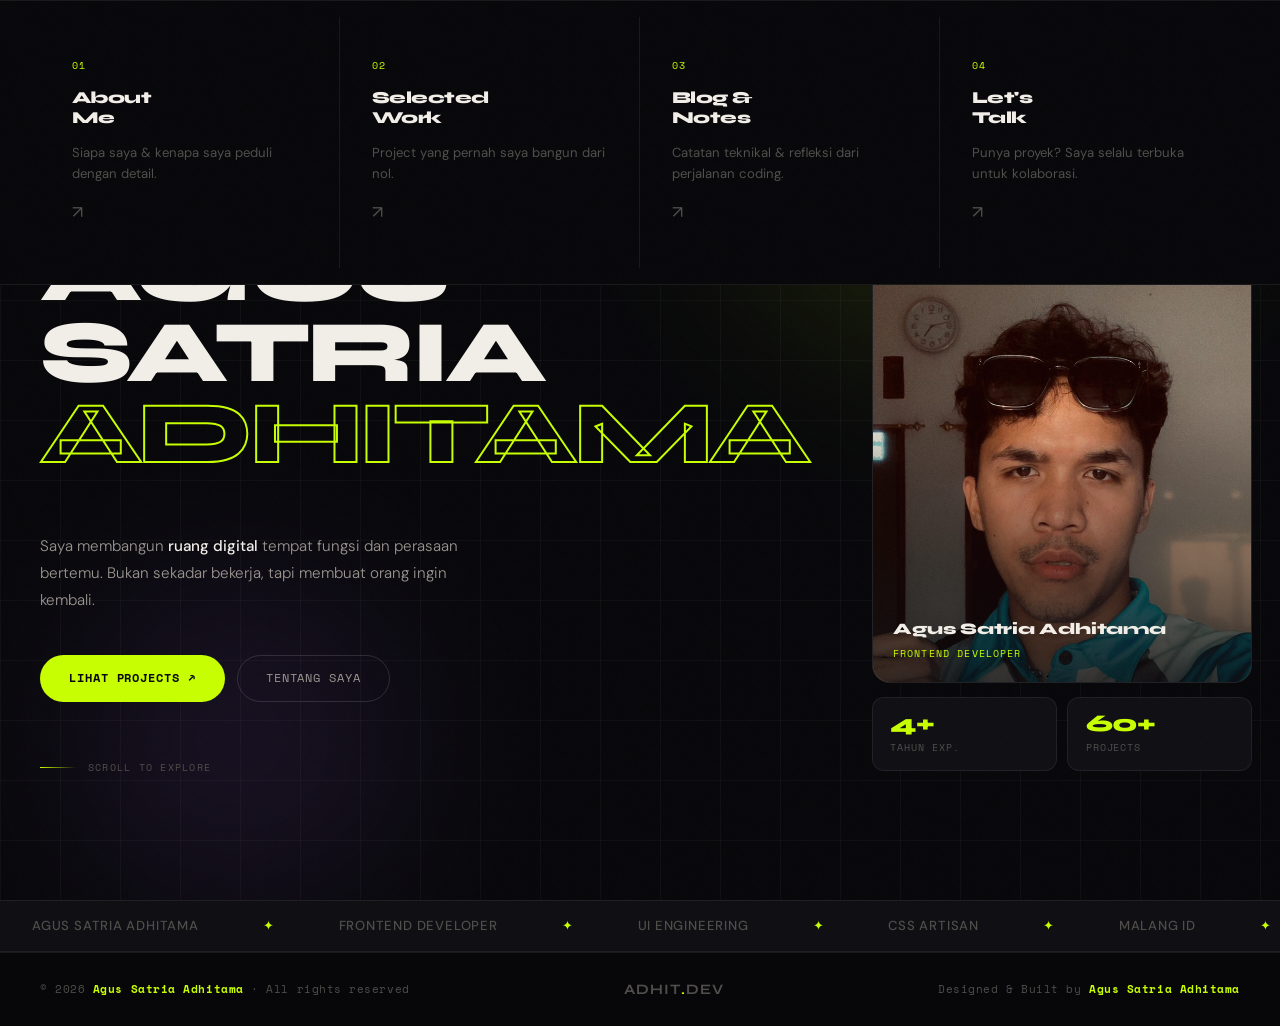
<file: index.html>
<!DOCTYPE html>
<html lang="id">
<head>
<meta charset="UTF-8"/>
<meta name="viewport" content="width=device-width,initial-scale=1.0"/>
<title>Agus Satria Adhitama - Frontend Developer</title>
<link rel="stylesheet" href="style.css"/>
<style>

/* ── HERO ── */
.hero {
  min-height: 100vh;
  padding: 8rem 2.5rem 5rem;
  display: grid;
  grid-template-columns: 1fr 380px;
  gap: 4rem;
  align-items: center;
  position: relative;
  overflow: hidden;
  background: var(--bg);
}

.hero-grid {
  position: absolute; inset: 0; pointer-events: none; z-index: 0;
  background-image:
    linear-gradient(rgba(255,255,255,0.03) 1px, transparent 1px),
    linear-gradient(90deg, rgba(255,255,255,0.03) 1px, transparent 1px);
  background-size: 60px 60px;
  animation: gridmove 20s linear infinite;
}
@keyframes gridmove {
  0%   { background-position: 0 0; }
  100% { background-position: 60px 60px; }
}

.hero-glow {
  position: absolute; border-radius: 50%;
  filter: blur(90px); opacity: 0.10; pointer-events: none;
}
.glow-1 { width: 480px; height: 480px; background: var(--lime);   top: -120px; right: 80px;  animation: drift 12s ease-in-out infinite; z-index: 0; }
.glow-2 { width: 320px; height: 320px; background: var(--purple); bottom: 0;   left: 80px;  animation: drift 16s ease-in-out infinite reverse; z-index: 0; }
@keyframes drift { 0%,100%{transform:translate(0,0)} 50%{transform:translate(20px,-30px)} }

.hero-left { position: relative; z-index: 1; }
.hero-right { position: relative; z-index: 1; display: flex; flex-direction: column; gap: 0.85rem; }

/* badge */
.hero-badge {
  display: inline-flex; align-items: center; gap: 8px;
  font-family: var(--fm); font-size: 0.68rem;
  letter-spacing: 0.15em; text-transform: uppercase;
  color: var(--lime);
  background: rgba(200,255,0,0.07);
  border: 1px solid rgba(200,255,0,0.18);
  padding: 0.4rem 1rem; border-radius: 999px;
  margin-bottom: 1.75rem;
}
.hero-badge::before {
  content: '';
  width: 6px; height: 6px;
  background: var(--lime); border-radius: 50%;
  animation: blink 1.8s ease-in-out infinite;
}

/* name */
.hero-name {
  font-family: var(--fd);
  font-size: clamp(3.8rem, 8vw, 7.5rem);
  font-weight: 800;
  line-height: 0.9;
  letter-spacing: -0.04em;
  margin-bottom: 0.65em;
}
.hero-name .solid   { color: var(--ink); display: block; }
.hero-name .outline { color: transparent; -webkit-text-stroke: 2px var(--lime); display: block; }

.hero-sub {
  font-size: 1.05rem; font-weight: 300;
  color: var(--ink2); max-width: 440px;
  margin-bottom: 2.5rem; line-height: 1.85;
}
.hero-sub strong { color: var(--ink); font-weight: 500; }

.hero-actions { display: flex; gap: 0.75rem; flex-wrap: wrap; }

.hero-scroll {
  margin-top: 3.5rem;
  display: flex; align-items: center; gap: 12px;
  font-family: var(--fm); font-size: 0.65rem;
  color: var(--ink3); letter-spacing: 0.12em; text-transform: uppercase;
}
.scroll-line { width: 36px; height: 1px; background: linear-gradient(to right, var(--lime), transparent); }

/* ── PROFILE CARD ── */
.profile-card {
  background: var(--bg2);
  border: 1px solid var(--border);
  border-radius: 18px; overflow: hidden;
  position: relative;
  aspect-ratio: 3/4;
  transition: border-color .3s;
}
.profile-card:hover { border-color: rgba(200,255,0,0.3); }
.profile-card img {
  width: 100%; height: 100%;
  object-fit: cover; object-position: center top;
  display: block;
  filter: grayscale(10%) contrast(1.05);
  transition: filter .4s, transform .5s;
}
.profile-card:hover img { filter: grayscale(0) contrast(1.1); transform: scale(1.04); }
.profile-card-overlay {
  position: absolute; inset: 0; pointer-events: none;
  background: linear-gradient(to top, rgba(7,7,10,0.82) 0%, rgba(7,7,10,0.05) 55%, transparent 100%);
}
.profile-card-tag {
  position: absolute; top: 1rem; right: 1rem;
  background: var(--lime); color: var(--bg);
  font-family: var(--fd); font-size: 0.65rem; font-weight: 700;
  letter-spacing: 0.1em; text-transform: uppercase;
  padding: 0.3rem 0.7rem; border-radius: 999px;
}
.profile-card-info {
  position: absolute; bottom: 0; left: 0; right: 0; padding: 1.25rem;
}
.pci-name { font-family: var(--fd); font-size: 1.3rem; font-weight: 800; letter-spacing: -0.02em; }
.pci-role { font-family: var(--fm); font-size: 0.65rem; color: var(--lime); letter-spacing: 0.12em; text-transform: uppercase; margin-top: 2px; }

/* stat pills */
.stat-pills { display: grid; grid-template-columns: 1fr 1fr; gap: 0.65rem; }
.stat-pill {
  background: var(--bg2); border: 1px solid var(--border);
  border-radius: 12px; padding: 0.9rem 1.1rem;
  text-decoration: none; color: inherit;
  transition: border-color .2s, transform .2s, background .2s;
  display: flex; flex-direction: column; gap: 3px;
}
.stat-pill:hover { border-color: var(--lime); transform: translateY(-3px); background: rgba(200,255,0,0.03); }
.sp-num { font-family: var(--fd); font-size: 1.7rem; font-weight: 800; letter-spacing: -0.03em; color: var(--lime); line-height: 1; }
.sp-label { font-family: var(--fm); font-size: 0.62rem; color: var(--ink3); letter-spacing: 0.1em; text-transform: uppercase; }

/* ── HOME NAV GRID ── */
.home-nav {
  display: grid; grid-template-columns: repeat(4, 1fr);
  border-top: 1px solid var(--border);
  background: var(--bg);
}
.hn-item {
  padding: 2.5rem 2rem;
  border-right: 1px solid var(--border);
  text-decoration: none; color: inherit;
  display: flex; flex-direction: column; gap: 0.85rem;
  transition: background .25s; position: relative; overflow: hidden;
}
.hn-item:last-child { border-right: none; }
.hn-item:hover { background: var(--bg2); }
.hn-item::after {
  content: ''; position: absolute; bottom: 0; left: 0; right: 0;
  height: 2px; background: var(--lime);
  transform: scaleX(0); transform-origin: left;
  transition: transform .35s var(--ease);
}
.hn-item:hover::after { transform: scaleX(1); }
.hn-num { font-family: var(--fm); font-size: 0.62rem; color: var(--lime); letter-spacing: 0.15em; }
.hn-title { font-family: var(--fd); font-size: 1.45rem; font-weight: 800; letter-spacing: -0.03em; line-height: 1.05; transition: color .2s; }
.hn-item:hover .hn-title { color: var(--lime); }
.hn-desc { font-size: 0.83rem; color: var(--ink3); line-height: 1.6; }
.hn-arrow { margin-top: auto; align-self: flex-start; font-size: 1.1rem; color: var(--ink3); transition: transform .25s var(--ease), color .2s; }
.hn-item:hover .hn-arrow { transform: translate(4px,-4px); color: var(--lime); }

/* RESPONSIVE */
@media (max-width: 960px) {
  .hero { grid-template-columns: 1fr; padding: 7rem 1.5rem 4rem; }
  .hero-right { max-width: 320px; }
  .home-nav { grid-template-columns: 1fr 1fr; }
  .hn-item { border-bottom: 1px solid var(--border); }
}
@media (max-width: 520px) {
  .home-nav { grid-template-columns: 1fr; }
  .hero-name { font-size: clamp(3rem, 12vw, 5rem); }
}

/* ── TYPOGRAPHY FIX ── */
.hero-name  { font-size: clamp(2.8rem, 7vw, 5.5rem) !important; line-height: 0.92 !important; }
.hero-sub   { font-size: 0.95rem !important; line-height: 1.8 !important; }
.hn-title   { font-size: 1.05rem !important; line-height: 1.2 !important; }
.hn-desc    { font-size: 0.82rem !important; }
.sp-num     { font-size: 1.5rem  !important; }
.sp-label   { font-size: 0.6rem  !important; }
.hero-badge { font-size: 0.65rem !important; }
.pci-name   { font-size: 1rem    !important; }
.pci-role   { font-size: 0.6rem  !important; }

</style>
</head>
<body>

<div id="loader">
  <div class="loader-txt">Agus Satria Adhitama</div>
  <div class="loader-bar"><div class="loader-fill"></div></div>
</div>

<nav>
  <a href="index.html" class="nav-logo">
    <div class="nav-logo-dot"></div>
    ADHIT
  </a>
  <ul class="nav-links">
    <li><a href="about.html">About</a></li>
    <li><a href="projects.html">Projects</a></li>
    <li><a href="blog.html">Blog</a></li>
    <li><a href="contact.html">Contact</a></li>
  </ul>
  <a href="contact.html" class="nav-cta">Hire Me</a>
</nav>

<!-- ═══════════════ HERO ═══════════════ -->
<section class="hero" id="top">
  <div class="hero-grid"></div>
  <div class="hero-glow glow-1"></div>
  <div class="hero-glow glow-2"></div>

  <div class="hero-left">
    <div class="hero-badge">Frontend Developer · Malang, ID</div>

    <h1 class="hero-name">
      <span class="solid">AGUS</span>
      <span class="solid">SATRIA</span>
      <span class="outline">ADHITAMA</span>
    </h1>

    <p class="hero-sub">
      Saya membangun <strong>ruang digital</strong> tempat fungsi dan perasaan bertemu. Bukan sekadar bekerja, tapi membuat orang ingin kembali.
    </p>

    <div class="hero-actions">
      <a href="projects.html" class="btn btn-lime">Lihat Projects ↗</a>
      <a href="about.html"    class="btn btn-outline">Tentang Saya</a>
    </div>

    <div class="hero-scroll">
      <div class="scroll-line"></div>
      scroll to explore
    </div>
  </div>

  <div class="hero-right rv">
    <div class="profile-card" data-tilt>
      <!--
        FOTO: ubah "photo.jpeg" sesuai nama file foto kamu.
        Letakkan file foto di folder yang SAMA dengan index.html.
      -->
      <img src="photo.jpeg" alt="Agus Satria Adhitama"/>
      <div class="profile-card-overlay"></div>
      <div class="profile-card-tag">Open to Work</div>
      <div class="profile-card-info">
        <div class="pci-name">Agus Satria Adhitama</div>
        <div class="pci-role">Frontend Developer</div>
      </div>
    </div>

    <div class="stat-pills">
      <a href="about.html"    class="stat-pill"><span class="sp-num">4+</span><span class="sp-label">Tahun Exp.</span></a>
      <a href="projects.html" class="stat-pill"><span class="sp-num">60+</span><span class="sp-label">Projects</span></a>
    </div>
  </div>
</section>

<!-- ═══════════════ MARQUEE ═══════════════ -->
<div class="marquee-wrap">
  <div class="marquee-track">
    <span class="mq-item">Agus Satria Adhitama</span><span class="mq-item mq-sep"> ✦ </span>
    <span class="mq-item">Frontend Developer</span><span class="mq-item mq-sep"> ✦ </span>
    <span class="mq-item">UI Engineering</span><span class="mq-item mq-sep"> ✦ </span>
    <span class="mq-item">CSS Artisan</span><span class="mq-item mq-sep"> ✦ </span>
    <span class="mq-item">Malang ID</span><span class="mq-item mq-sep"> ✦ </span>
    <span class="mq-item">Open to Collab</span><span class="mq-item mq-sep"> ✦ </span>
    <span class="mq-item">Agus Satria Adhitama</span><span class="mq-item mq-sep"> ✦ </span>
    <span class="mq-item">Frontend Developer</span><span class="mq-item mq-sep"> ✦ </span>
    <span class="mq-item">UI Engineering</span><span class="mq-item mq-sep"> ✦ </span>
    <span class="mq-item">CSS Artisan</span><span class="mq-item mq-sep"> ✦ </span>
    <span class="mq-item">Malang ID</span><span class="mq-item mq-sep"> ✦ </span>
    <span class="mq-item">Open to Collab</span><span class="mq-item mq-sep"> ✦ </span>
  </div>
</div>

<!-- ═══════════════ HOME NAV ═══════════════ -->
<nav class="home-nav">
  <a href="about.html" class="hn-item rv">
    <span class="hn-num">01</span>
    <h3 class="hn-title">About<br>Me</h3>
    <p class="hn-desc">Siapa saya &amp; kenapa saya peduli dengan detail.</p>
    <span class="hn-arrow">↗</span>
  </a>
  <a href="projects.html" class="hn-item rv d1">
    <span class="hn-num">02</span>
    <h3 class="hn-title">Selected<br>Work</h3>
    <p class="hn-desc">Project yang pernah saya bangun dari nol.</p>
    <span class="hn-arrow">↗</span>
  </a>
  <a href="blog.html" class="hn-item rv d2">
    <span class="hn-num">03</span>
    <h3 class="hn-title">Blog &amp;<br>Notes</h3>
    <p class="hn-desc">Catatan teknikal &amp; refleksi dari perjalanan coding.</p>
    <span class="hn-arrow">↗</span>
  </a>
  <a href="contact.html" class="hn-item rv d3">
    <span class="hn-num">04</span>
    <h3 class="hn-title">Let's<br>Talk</h3>
    <p class="hn-desc">Punya proyek? Saya selalu terbuka untuk kolaborasi.</p>
    <span class="hn-arrow">↗</span>
  </a>
</nav>

<!-- ═══════════════ FOOTER ═══════════════ -->
<footer>
  <div class="footer-copy">© 2026 <strong>Agus Satria Adhitama</strong> · All rights reserved</div>
  <div class="footer-brand">ADHIT<span>.</span>DEV</div>
  <div class="footer-copy">Designed &amp; Built by <strong>Agus Satria Adhitama</strong></div>
</footer>

<script src="main.js"></script>
<script>
  // Pastikan halaman selalu mulai dari atas
  window.scrollTo(0, 0);
</script>
</body>
</html>
</file>
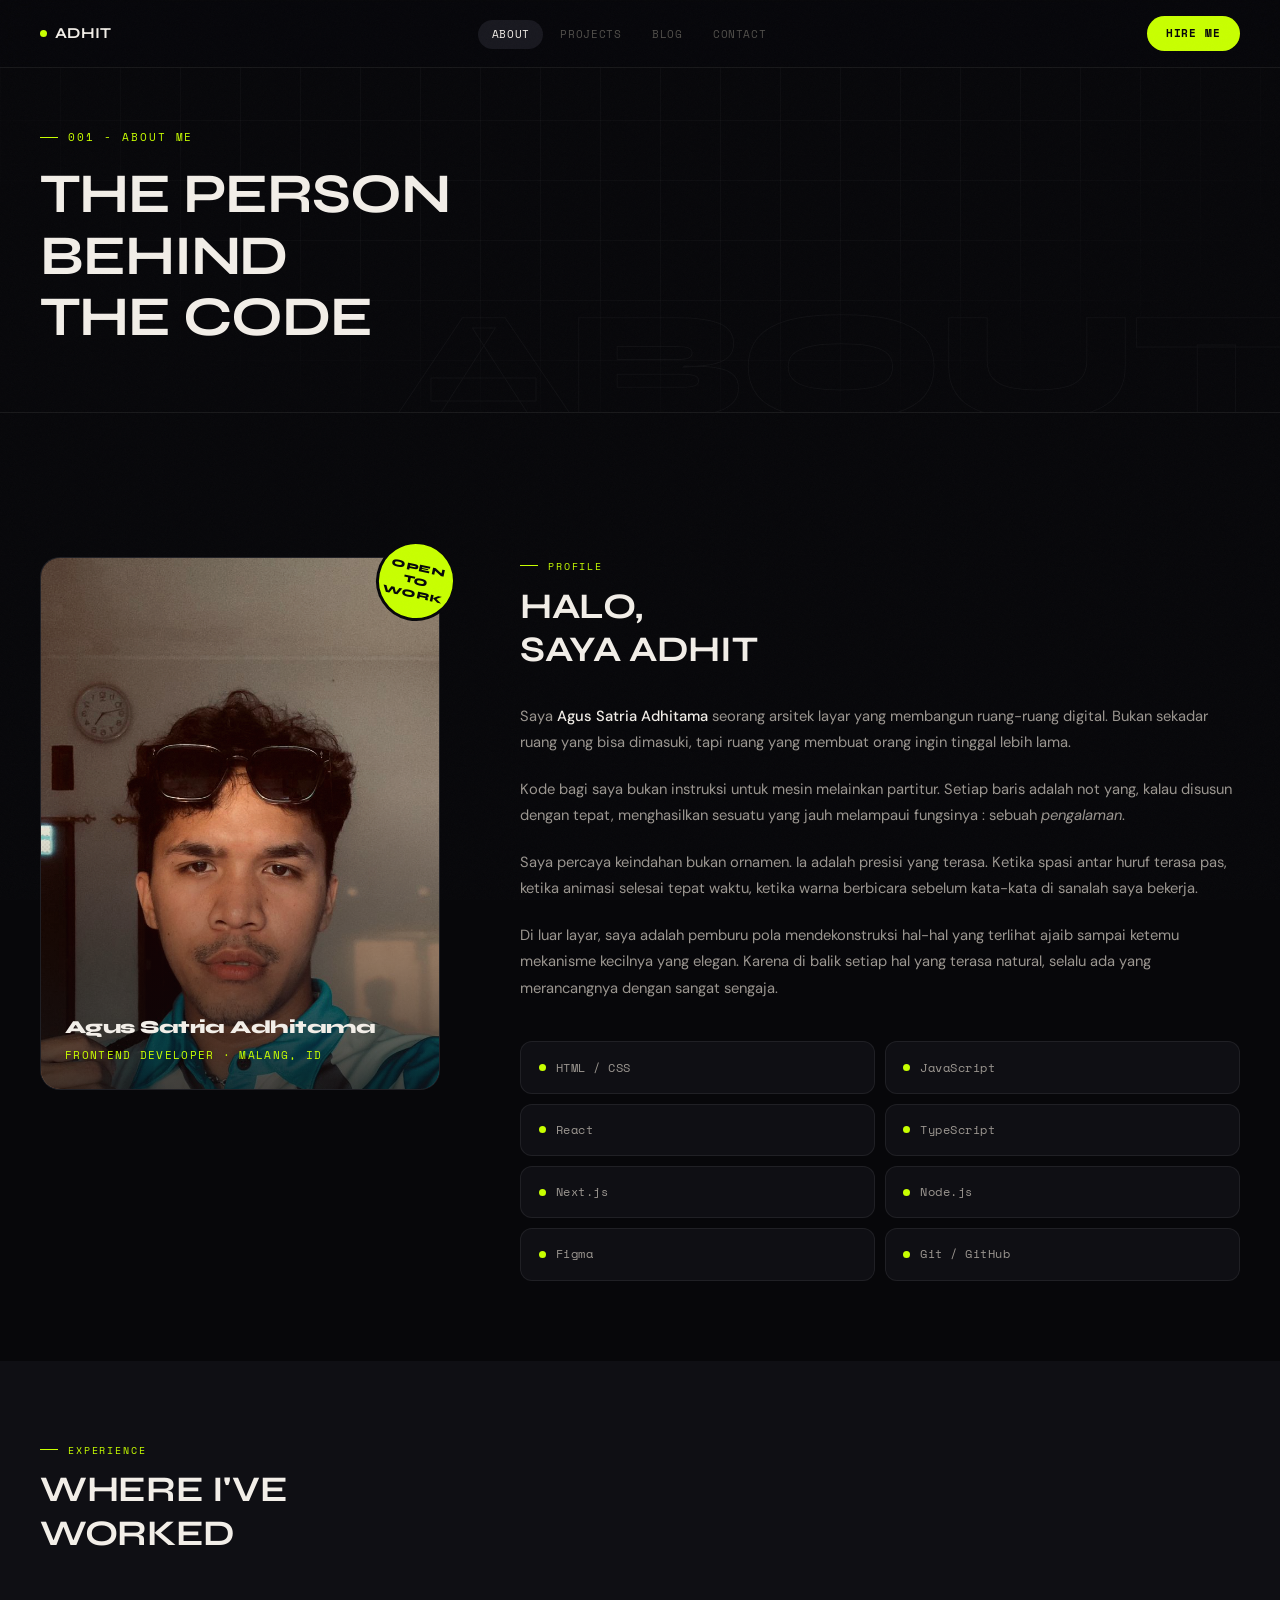
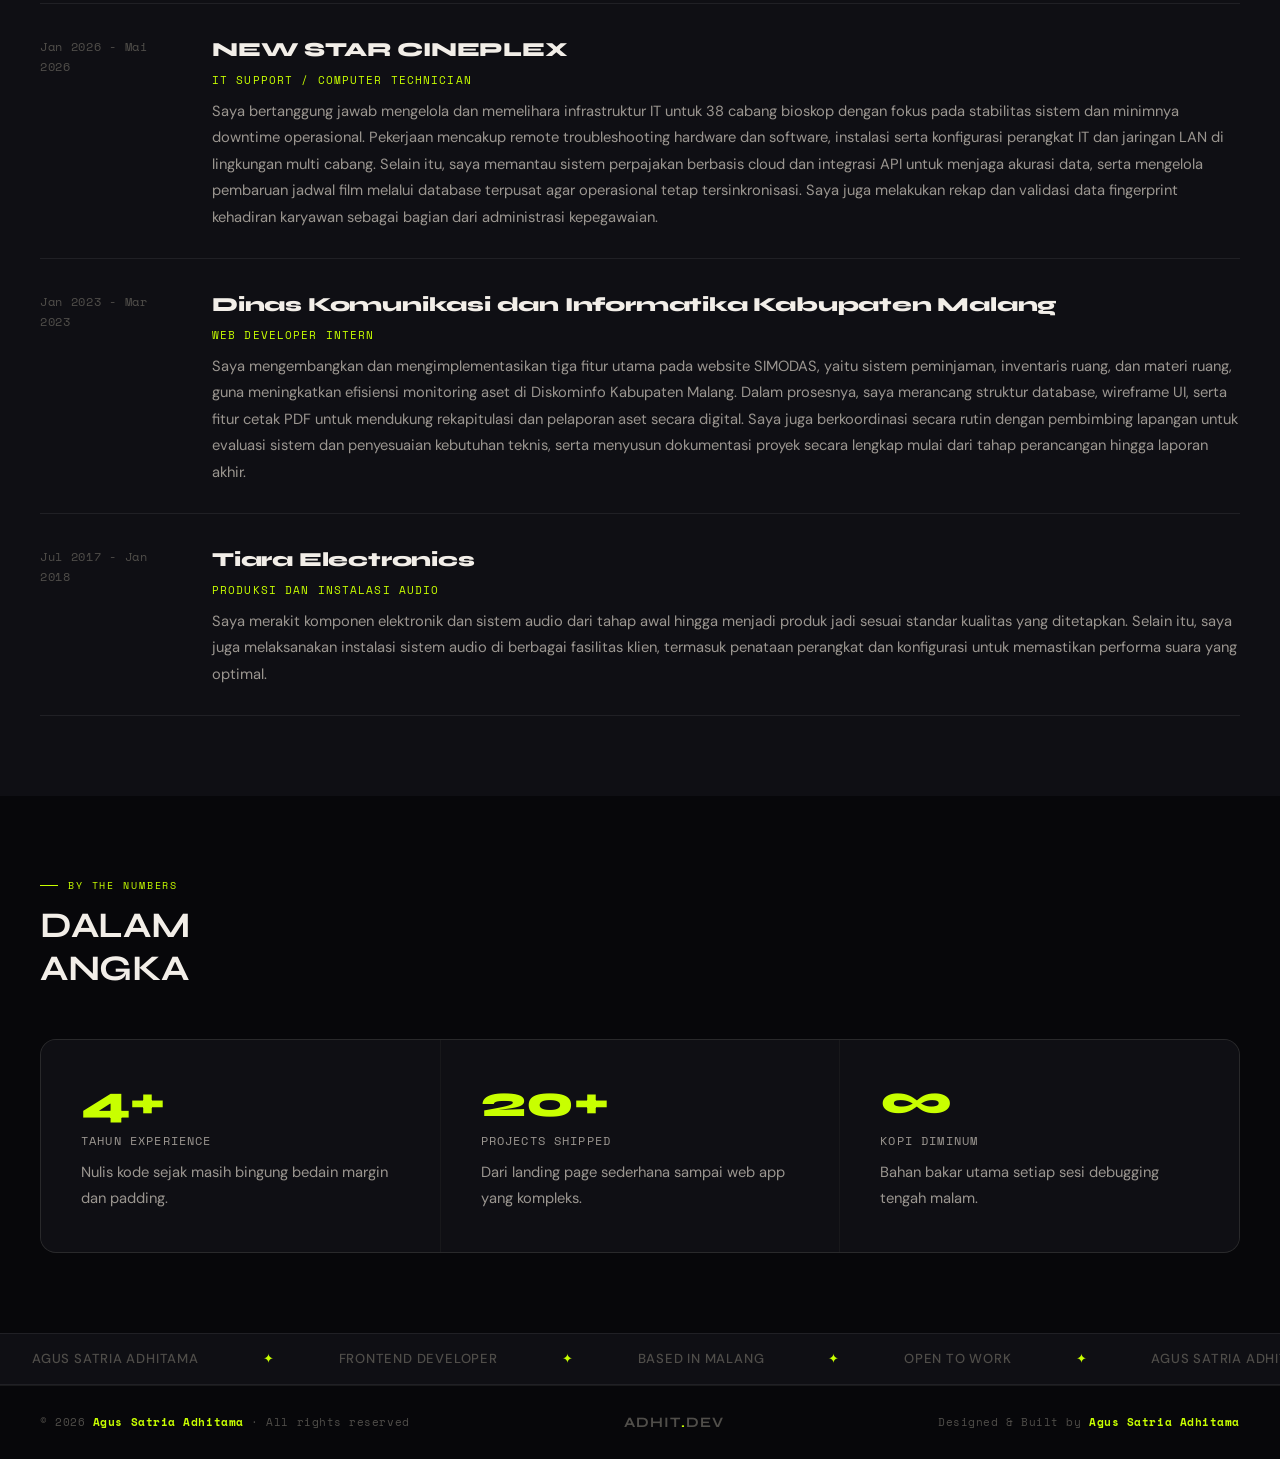
<file: about.html>
<!DOCTYPE html>
<html lang="id">
<head>
<meta charset="UTF-8"/>
<meta name="viewport" content="width=device-width,initial-scale=1.0"/>
<title>About - Agus Satria Adhitama</title>
<link rel="stylesheet" href="style.css"/>
<style>
/* ── ABOUT SPLIT ── */
.about-split {
  display: grid;
  grid-template-columns: 400px 1fr;
  gap: 5rem;
  align-items: start;
  margin-top: 4rem;
}

/* PHOTO */
.photo-col { position: relative; }
.photo-frame {
  position: relative;
  border-radius: 20px;
  overflow: hidden;
  background: var(--bg2);
  border: 1px solid var(--border);
  aspect-ratio: 3/4;
}
/* ── THE PHOTO ── */
.photo-frame img {
  width: 100%;
  height: 100%;
  object-fit: cover;
  object-position: center top;
  display: block;
  filter: grayscale(10%) contrast(1.05);
  transition: filter .4s, transform .5s var(--ease);
}
.photo-frame:hover img {
  filter: grayscale(0) contrast(1.1);
  transform: scale(1.04);
}
.photo-overlay {
  position: absolute; inset: 0;
  background: linear-gradient(to top, rgba(7,7,10,0.75) 0%, transparent 55%);
  pointer-events: none;
}
.photo-caption {
  position: absolute; bottom: 0; left: 0; right: 0;
  padding: 1.5rem;
}
.photo-name {
  font-family: var(--fd);
  font-size: 1.5rem;
  font-weight: 800;
  letter-spacing: -0.03em;
  color: var(--ink);
}
.photo-role {
  font-family: var(--fm);
  font-size: 0.68rem;
  color: var(--lime);
  letter-spacing: 0.12em;
  text-transform: uppercase;
  margin-top: 3px;
}

/* badge */
.photo-badge {
  position: absolute;
  top: -1rem; right: -1rem;
  width: 80px; height: 80px;
  background: var(--lime);
  border-radius: 50%;
  display: flex; flex-direction: column;
  align-items: center; justify-content: center;
  font-family: var(--fd);
  font-size: 0.65rem;
  font-weight: 800;
  letter-spacing: 0.08em;
  text-transform: uppercase;
  color: var(--bg);
  text-align: center;
  line-height: 1.3;
  transform: rotate(12deg);
  transition: transform .3s var(--ease);
  text-decoration: none;
  border: 3px solid var(--bg);
}
.photo-badge:hover { transform: rotate(0) scale(1.1); }

/* ABOUT TEXT */
.about-body p {
  color: var(--ink2);
  font-size: 1.05rem;
  margin-bottom: 1.25rem;
  line-height: 1.85;
}
.about-body p strong { color: var(--ink); font-weight: 500; }

/* SKILL GRID */
.skill-grid {
  display: grid;
  grid-template-columns: repeat(2, 1fr);
  gap: 0.6rem;
  margin-top: 2.5rem;
}
.skill-card {
  background: var(--bg2);
  border: 1px solid var(--border);
  border-radius: 12px;
  padding: 0.9rem 1.1rem;
  display: flex; align-items: center; gap: 10px;
  text-decoration: none; color: inherit;
  transition: border-color .2s, background .2s, transform .2s;
}
.skill-card:hover {
  border-color: var(--lime);
  background: rgba(200,255,0,0.04);
  transform: translateX(4px);
}
.skill-dot {
  width: 7px; height: 7px;
  border-radius: 50%;
  background: var(--lime);
  flex-shrink: 0;
}
.skill-name {
  font-family: var(--fm);
  font-size: 0.78rem;
  color: var(--ink2);
  letter-spacing: 0.04em;
}

/* ── EXPERIENCE ── */
#exp { background: var(--bg2); }
.exp-rows { margin-top: 3rem; }
.exp-row {
  display: grid;
  grid-template-columns: 140px 1fr;
  gap: 2rem;
  padding: 1.75rem 0;
  border-bottom: 1px solid var(--border);
  position: relative;
  text-decoration: none; color: inherit;
  transition: padding-left .3s var(--ease);
}
.exp-row:first-child { border-top: 1px solid var(--border); }
.exp-row::before {
  content: '';
  position: absolute; left: 0; top: 50%;
  transform: translateY(-50%);
  width: 0; height: 2px;
  background: var(--lime);
  transition: width .3s var(--ease);
}
.exp-row:hover { padding-left: 1.25rem; }
.exp-row:hover::before { width: 0.75rem; }
.exp-year {
  font-family: var(--fm);
  font-size: 0.72rem;
  color: var(--ink3);
  letter-spacing: 0.06em;
  padding-top: 5px;
}
.exp-co {
  font-family: var(--fd);
  font-size: 1.6rem;
  font-weight: 800;
  letter-spacing: -0.03em;
  margin-bottom: 0.2rem;
  transition: color .2s;
}
.exp-row:hover .exp-co { color: var(--lime); }
.exp-role {
  font-family: var(--fm);
  font-size: 0.7rem;
  color: var(--lime);
  letter-spacing: 0.1em;
  text-transform: uppercase;
  margin-bottom: 0.5rem;
}
.exp-desc { color: var(--ink3); font-size: 0.88rem; }

/* ── NUMBERS ── */
#nums { background: var(--bg); }
.nums-grid {
  display: grid;
  grid-template-columns: repeat(3, 1fr);
  gap: 1px;
  background: var(--border);
  border: 1px solid var(--border);
  border-radius: 16px;
  overflow: hidden;
  margin-top: 3rem;
}
.num-card {
  background: var(--bg2);
  padding: 2.5rem;
  transition: background .2s;
}
.num-card:hover { background: var(--bg3); }
.num-val {
  font-family: var(--fd);
  font-size: 4rem;
  font-weight: 800;
  color: var(--lime);
  line-height: 1;
  margin-bottom: 0.4rem;
}
.num-label {
  font-family: var(--fm);
  font-size: 0.72rem;
  color: var(--ink2);
  letter-spacing: 0.1em;
  text-transform: uppercase;
}
.num-desc { font-size: 0.85rem; color: var(--ink3); margin-top: 0.5rem; }

@media (max-width: 900px) {
  .about-split { grid-template-columns: 1fr; gap: 3rem; }
  .photo-col { max-width: 360px; }
  .exp-row { grid-template-columns: 1fr; gap: 0.5rem; }
  .nums-grid { grid-template-columns: 1fr; }
}

/* ── GLOBAL TYPOGRAPHY FIX ── */
.num-val    { font-size: 2.8rem !important; }
.num-label  { font-size: 0.72rem !important; }
.exp-co     { font-size: 1.25rem !important; letter-spacing: -0.01em !important; }
.proj-title { font-size: 1.3rem  !important; letter-spacing: -0.01em !important; }
.proj-n     { font-size: 1.8rem  !important; }
.pf-title   { font-size: 1.5rem  !important; letter-spacing: -0.01em !important; }
.photo-name { font-size: 1.15rem !important; }
.avail-title{ font-size: 1.1rem  !important; }
.nl-left h3 { font-size: 1.4rem  !important; letter-spacing: -0.01em !important; }
.form-title { font-size: 1.35rem !important; letter-spacing: -0.01em !important; }
.post-title { font-size: 1rem    !important; line-height: 1.4 !important; }
.post-hero .post-title { font-size: 1.4rem !important; }
.feat-badge, .featured-badge { font-size: 0.65rem !important; }
.email-link { font-size: clamp(1.6rem, 4vw, 2.8rem) !important; letter-spacing: -0.02em !important; }
.hn-title   { font-size: 1.1rem  !important; }
.hsc-title  { font-size: 1.5rem  !important; }
.pci-name   { font-size: 1.1rem  !important; }
.pci-role   { font-size: 0.62rem !important; }
.about-card-name { font-size: 1.1rem !important; }

/* body text readable */
.about-body p, .exp-desc, .proj-desc, .pf-desc, .post-excerpt,
.blog-excerpt, .avail-desc, .contact-desc, .nl-left p,
.num-desc, .fact-desc { 
  font-size: 0.92rem !important; 
  line-height: 1.8 !important;
  color: var(--ink2);
}

</style>
</head>
<body>

<div id="loader">
  <div class="loader-txt">About</div>
  <div class="loader-bar"><div class="loader-fill"></div></div>
</div>

<nav>
  <a href="index.html" class="nav-logo">
    <div class="nav-logo-dot"></div>ADHIT
  </a>
  <ul class="nav-links">
    <li><a href="about.html">About</a></li>
    <li><a href="projects.html">Projects</a></li>
    <li><a href="blog.html">Blog</a></li>
    <li><a href="contact.html">Contact</a></li>
  </ul>
  <a href="contact.html" class="nav-cta">Hire Me</a>
</nav>

<div class="page-hero">
  <div class="page-hero-grid"></div>
  <div class="page-hero-ghost">ABOUT</div>
  <div class="page-eyebrow">001 - About Me</div>
  <h1 class="page-title">THE PERSON<br>BEHIND<br>THE CODE</h1>
</div>

<section>
  <div class="about-split">

    <!-- ── PHOTO COLUMN ── -->
    <div class="photo-col rv">
      <div class="photo-frame" data-tilt>
        <!--
          ══════════════════════════════════════════
          CARA PASANG FOTO:
          1. Taruh file foto di folder yang SAMA dengan about.html
          2. Ubah "photo.jpeg" di bawah menjadi nama file foto kamu
             Contoh: src="agus.jpg" atau src="profil.png"
          ══════════════════════════════════════════
        -->
        <img
          src="photo.jpeg"
          alt="Agus Satria Adhitama"
        />
        <div class="photo-overlay"></div>
        <div class="photo-caption">
          <div class="photo-name">Agus Satria Adhitama</div>
          <div class="photo-role">Frontend Developer · Malang, ID</div>
        </div>
      </div>
      <a href="contact.html" class="photo-badge">Open<br>to<br>Work</a>
    </div>

    <!-- ── TEXT COLUMN ── -->
    <div class="about-body">
      <div class="sec-tag rv">Profile</div>
      <h2 class="sec-h rv d1" style="margin-bottom:2rem">HALO,<br>SAYA ADHIT</h2>

      <p class="rv d1">Saya <strong>Agus Satria Adhitama</strong> seorang arsitek layar yang membangun ruang-ruang digital. Bukan sekadar ruang yang bisa dimasuki, tapi ruang yang membuat orang ingin tinggal lebih lama.</p>
      <p class="rv d2">Kode bagi saya bukan instruksi untuk mesin melainkan partitur. Setiap baris adalah not yang, kalau disusun dengan tepat, menghasilkan sesuatu yang jauh melampaui fungsinya : sebuah <em>pengalaman</em>.</p>
      <p class="rv d3">Saya percaya keindahan bukan ornamen. Ia adalah presisi yang terasa. Ketika spasi antar huruf terasa pas, ketika animasi selesai tepat waktu, ketika warna berbicara sebelum kata-kata di sanalah saya bekerja.</p>
      <p class="rv d4">Di luar layar, saya adalah pemburu pola mendekonstruksi hal-hal yang terlihat ajaib sampai ketemu mekanisme kecilnya yang elegan. Karena di balik setiap hal yang terasa natural, selalu ada yang merancangnya dengan sangat sengaja.</p>

      <div class="skill-grid rv">
        <a href="projects.html" class="skill-card"><div class="skill-dot"></div><span class="skill-name">HTML / CSS</span></a>
        <a href="projects.html" class="skill-card"><div class="skill-dot"></div><span class="skill-name">JavaScript</span></a>
        <a href="projects.html" class="skill-card"><div class="skill-dot"></div><span class="skill-name">React</span></a>
        <a href="projects.html" class="skill-card"><div class="skill-dot"></div><span class="skill-name">TypeScript</span></a>
        <a href="projects.html" class="skill-card"><div class="skill-dot"></div><span class="skill-name">Next.js</span></a>
        <a href="projects.html" class="skill-card"><div class="skill-dot"></div><span class="skill-name">Node.js</span></a>
        <a href="projects.html" class="skill-card"><div class="skill-dot"></div><span class="skill-name">Figma</span></a>
        <a href="projects.html" class="skill-card"><div class="skill-dot"></div><span class="skill-name">Git / GitHub</span></a>
      </div>
    </div>
  </div>
</section>

<!-- EXPERIENCE -->
<section id="exp">
  <div class="sec-tag rv">Experience</div>
  <h2 class="sec-h rv d1">WHERE I'VE<br>WORKED</h2>
  <div class="exp-rows">
    <a href="#" class="exp-row rv">
      <span class="exp-year">Jan 2026 - Mai 2026</span>
      <div>
        <div class="exp-co">NEW STAR CINEPLEX</div>
        <div class="exp-role">IT Support / Computer Technician</div>
        <p class="exp-desc">Saya bertanggung jawab mengelola dan memelihara infrastruktur IT untuk 38 cabang bioskop dengan fokus pada stabilitas sistem dan minimnya downtime operasional. Pekerjaan mencakup remote troubleshooting hardware dan software,
          instalasi serta konfigurasi perangkat IT dan jaringan LAN di lingkungan multi cabang. Selain itu, saya memantau sistem perpajakan berbasis cloud dan integrasi API untuk menjaga akurasi data,
          serta mengelola pembaruan jadwal film melalui database terpusat agar operasional tetap tersinkronisasi.
          Saya juga melakukan rekap dan validasi data fingerprint kehadiran karyawan sebagai bagian dari administrasi kepegawaian.</p>
      </div>
    </a>
    <a href="#" class="exp-row rv d1">
      <span class="exp-year">Jan 2023 - Mar 2023</span>
      <div>
        <div class="exp-co">Dinas Komunikasi dan Informatika Kabupaten Malang</div>
        <div class="exp-role">Web Developer Intern</div>
        <p class="exp-desc">Saya mengembangkan dan mengimplementasikan tiga fitur utama pada website SIMODAS, yaitu sistem peminjaman, inventaris ruang, dan materi ruang, guna meningkatkan efisiensi monitoring aset di Diskominfo Kabupaten Malang.
          Dalam prosesnya, saya merancang struktur database, wireframe UI, serta fitur cetak PDF untuk mendukung rekapitulasi dan pelaporan aset secara digital. Saya juga berkoordinasi secara rutin dengan pembimbing lapangan untuk evaluasi sistem dan penyesuaian kebutuhan teknis,
          serta menyusun dokumentasi proyek secara lengkap mulai dari tahap perancangan hingga laporan akhir.</p>
      </div>
    </a>
    <a href="#" class="exp-row rv d2">
      <span class="exp-year">Jul 2017 - Jan 2018</span>
      <div>
        <div class="exp-co">Tiara Electronics</div>
        <div class="exp-role">Produksi dan Instalasi Audio</div>
        <p class="exp-desc">Saya merakit komponen elektronik dan sistem audio dari tahap awal hingga menjadi produk jadi sesuai standar kualitas yang ditetapkan. Selain itu, saya juga melaksanakan instalasi sistem audio di berbagai fasilitas klien, termasuk penataan perangkat dan konfigurasi untuk memastikan performa suara yang optimal.</p>
      </div>
    </a>
  </div>
</section>

<!-- NUMBERS -->
<section id="nums">
  <div class="sec-tag rv">By the Numbers</div>
  <h2 class="sec-h rv d1">DALAM<br>ANGKA</h2>
  <div class="nums-grid rv">
    <div class="num-card">
      <div class="num-val">4+</div>
      <div class="num-label">Tahun Experience</div>
      <p class="num-desc">Nulis kode sejak masih bingung bedain margin dan padding.</p>
    </div>
    <div class="num-card">
      <div class="num-val">20+</div>
      <div class="num-label">Projects Shipped</div>
      <p class="num-desc">Dari landing page sederhana sampai web app yang kompleks.</p>
    </div>
    <div class="num-card">
      <div class="num-val">∞</div>
      <div class="num-label">Kopi Diminum</div>
      <p class="num-desc">Bahan bakar utama setiap sesi debugging tengah malam.</p>
    </div>
  </div>
</section>

<div class="marquee-wrap">
  <div class="marquee-track">
    <span class="mq-item">Agus Satria Adhitama</span><span class="mq-item mq-sep"> ✦ </span>
    <span class="mq-item">Frontend Developer</span><span class="mq-item mq-sep"> ✦ </span>
    <span class="mq-item">Based in Malang</span><span class="mq-item mq-sep"> ✦ </span>
    <span class="mq-item">Open to Work</span><span class="mq-item mq-sep"> ✦ </span>
    <span class="mq-item">Agus Satria Adhitama</span><span class="mq-item mq-sep"> ✦ </span>
    <span class="mq-item">Frontend Developer</span><span class="mq-item mq-sep"> ✦ </span>
    <span class="mq-item">Based in Malang</span><span class="mq-item mq-sep"> ✦ </span>
    <span class="mq-item">Open to Work</span><span class="mq-item mq-sep"> ✦ </span>
  </div>
</div>

<footer>
  <div class="footer-copy">© 2026 <strong>Agus Satria Adhitama</strong> · All rights reserved</div>
  <div class="footer-brand">ADHIT<span>.</span>DEV</div>
  <div class="footer-copy">Designed &amp; Built by <strong>Agus Satria Adhitama</strong></div>
</footer>

<script src="main.js"></script>
</body>
</html>
</file>
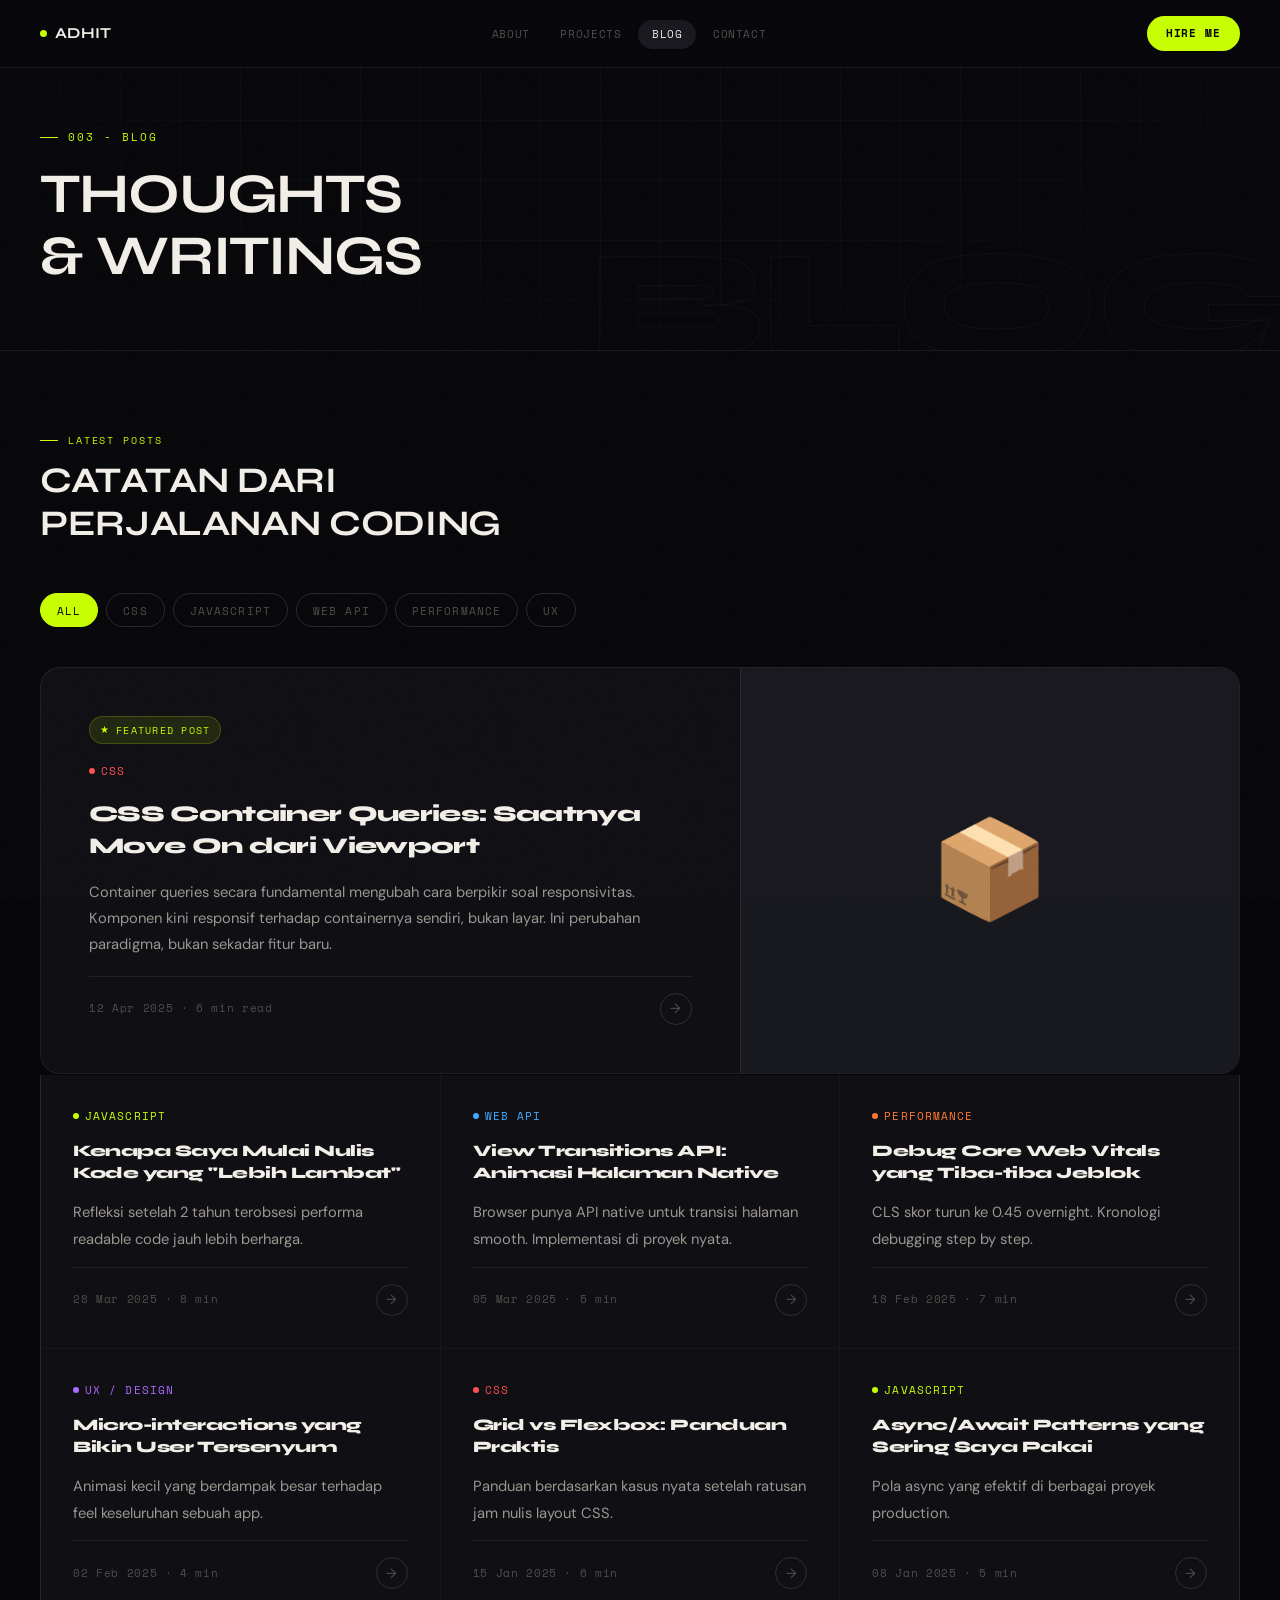
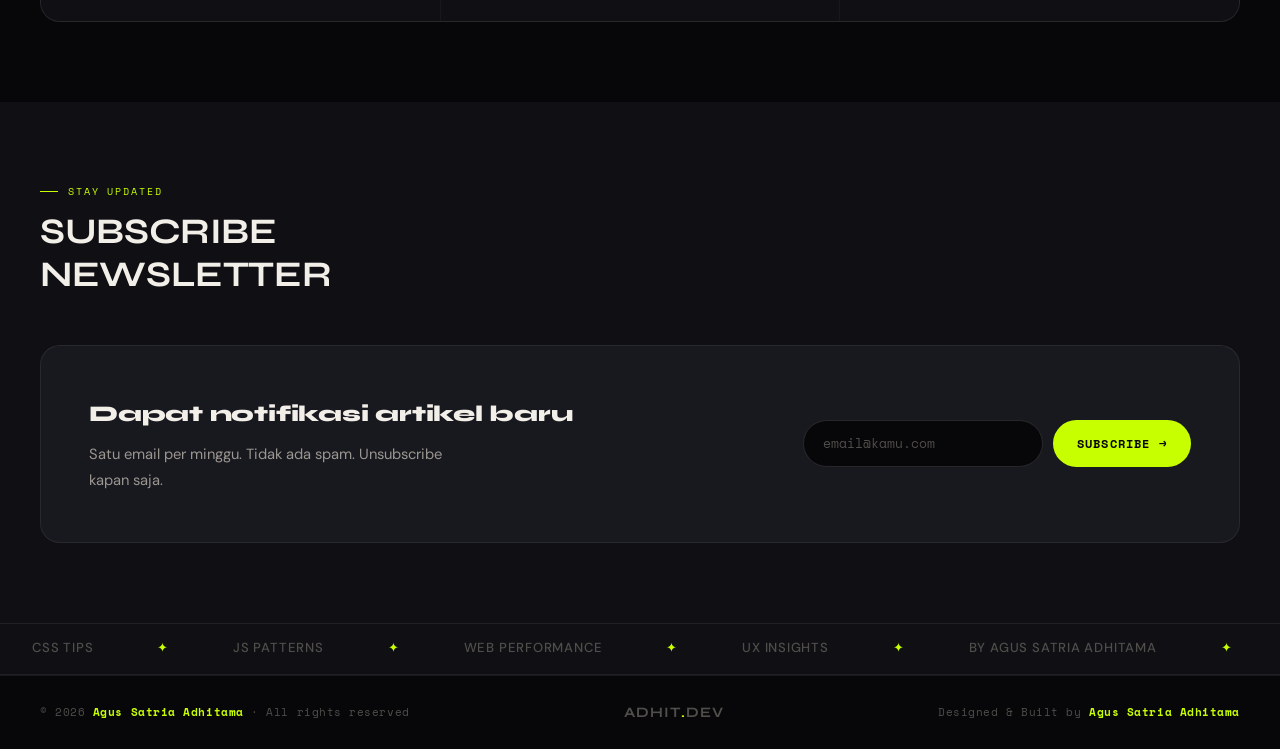
<file: blog.html>
<!DOCTYPE html>
<html lang="id">
<head>
<meta charset="UTF-8"/>
<meta name="viewport" content="width=device-width,initial-scale=1.0"/>
<title>Blog - Agus Satria Adhitama</title>
<link rel="stylesheet" href="style.css"/>
<style>
/* ── FILTER ── */
.filter-row {
  display: flex; gap: 0.5rem; flex-wrap: wrap;
  margin-top: 3rem; margin-bottom: 2.5rem;
}
.fbtn {
  font-family: var(--fm); font-size: 0.7rem;
  letter-spacing: 0.1em; text-transform: uppercase;
  padding: 0.45rem 1rem; border-radius: 999px;
  border: 1px solid var(--border2);
  background: transparent; color: var(--ink3);
  cursor: pointer; transition: all .2s;
}
.fbtn:hover, .fbtn.on { background: var(--lime); color: var(--bg); border-color: var(--lime); }

/* ── FEATURED POST ── */
.post-hero {
  display: grid; grid-template-columns: 1.4fr 1fr;
  border: 1px solid var(--border); border-radius: 20px;
  overflow: hidden; margin-bottom: 1px;
  text-decoration: none; color: inherit;
  transition: border-color .3s;
  background: var(--bg2);
}
.post-hero:hover { border-color: var(--lime); }
.ph-body { padding: 3rem; display: flex; flex-direction: column; gap: 1.1rem; transition: background .2s; }
.post-hero:hover .ph-body { background: var(--bg3); }
.ph-side {
  background: var(--bg3);
  display: flex; align-items: center; justify-content: center;
  border-left: 1px solid var(--border);
  font-size: 6rem;
  transition: border-color .3s;
}
.post-hero:hover .ph-side { border-color: var(--lime); }

.feat-badge {
  display: inline-flex; align-items: center; gap: 6px;
  font-family: var(--fm); font-size: 0.65rem;
  letter-spacing: 0.12em; text-transform: uppercase;
  background: rgba(200,255,0,0.1); color: var(--lime);
  padding: 4px 10px; border-radius: 999px;
  border: 1px solid rgba(200,255,0,0.2);
  align-self: flex-start;
}
.feat-badge::before { content: '★'; font-size: 0.6rem; }

/* ── CAT PILL ── */
.cat-pill {
  display: inline-flex; align-items: center; gap: 6px;
  font-family: var(--fm); font-size: 0.68rem;
  letter-spacing: 0.1em; text-transform: uppercase;
  align-self: flex-start;
}
.cat-dot { width: 6px; height: 6px; border-radius: 50%; }
.c-css  { color: #ff5050; } .c-css  .cat-dot { background: #ff5050; }
.c-js   { color: var(--lime); } .c-js .cat-dot { background: var(--lime); }
.c-web  { color: #44aaff; } .c-web  .cat-dot { background: #44aaff; }
.c-perf { color: var(--orange); } .c-perf .cat-dot { background: var(--orange); }
.c-ux   { color: var(--purple); } .c-ux   .cat-dot { background: var(--purple); }

.post-title {
  font-family: var(--fd);
  font-weight: 800; letter-spacing: -0.03em; line-height: 1.05;
  transition: color .2s;
}
.post-hero .post-title { font-size: 2rem; }
.post-card .post-title { font-size: 1.2rem; }
.post-hero:hover .post-title,
.post-card:hover .post-title { color: var(--lime); }

.post-excerpt { color: var(--ink3); font-size: 0.88rem; line-height: 1.7; flex: 1; }
.post-meta {
  display: flex; align-items: center; justify-content: space-between;
  padding-top: 1rem; border-top: 1px solid var(--border); margin-top: auto;
}
.post-info { font-family: var(--fm); font-size: 0.68rem; color: var(--ink3); letter-spacing: 0.06em; }
.post-arr {
  width: 32px; height: 32px; border-radius: 50%;
  border: 1px solid var(--border2);
  display: flex; align-items: center; justify-content: center;
  color: var(--ink3); font-size: 0.85rem;
  transition: all .25s;
}
.post-hero:hover .post-arr,
.post-card:hover .post-arr { background: var(--lime); border-color: var(--lime); color: var(--bg); transform: rotate(45deg); }

/* ── POST GRID ── */
.post-grid {
  display: grid; grid-template-columns: repeat(3, 1fr);
  gap: 1px; background: var(--border);
  border: 1px solid var(--border); border-top: none;
  border-radius: 0 0 20px 20px; overflow: hidden;
}
.post-card {
  background: var(--bg2); padding: 2rem;
  display: flex; flex-direction: column; gap: 0.9rem;
  text-decoration: none; color: inherit;
  transition: background .2s;
}
.post-card:hover { background: var(--bg3); }

/* ── NEWSLETTER ── */
#nl { background: var(--bg2); }
.nl-box {
  background: var(--bg3);
  border: 1px solid var(--border);
  border-radius: 20px;
  padding: 3rem;
  display: flex; align-items: center; justify-content: space-between;
  gap: 3rem; flex-wrap: wrap;
  margin-top: 3rem;
  transition: border-color .3s;
}
.nl-box:hover { border-color: rgba(200,255,0,0.15); }
.nl-left h3 {
  font-family: var(--fd);
  font-size: 2rem; font-weight: 800;
  letter-spacing: -0.03em; margin-bottom: 0.5rem;
}
.nl-left p { color: var(--ink3); font-size: 0.9rem; max-width: 360px; }
.nl-form { display: flex; gap: 0.6rem; flex-wrap: wrap; }
.nl-input {
  font-family: var(--fm); font-size: 0.8rem;
  background: var(--bg); border: 1px solid var(--border2);
  color: var(--ink); padding: 0.8rem 1.2rem;
  border-radius: 999px; outline: none;
  transition: border-color .2s; min-width: 240px;
}
.nl-input:focus { border-color: var(--lime); }
.nl-input::placeholder { color: var(--ink3); }
.nl-btn {
  font-family: var(--fm); font-size: 0.75rem;
  letter-spacing: 0.1em; text-transform: uppercase;
  background: var(--lime); color: var(--bg);
  border: none; padding: 0.8rem 1.5rem;
  border-radius: 999px; cursor: pointer; font-weight: 700;
  transition: transform .2s, box-shadow .2s;
}
.nl-btn:hover { transform: translateY(-2px); box-shadow: 0 8px 24px rgba(200,255,0,0.25); }

@media (max-width: 900px) {
  .post-hero { grid-template-columns: 1fr; }
  .ph-side { display: none; }
  .post-grid { grid-template-columns: 1fr; }
  .nl-box { flex-direction: column; gap: 2rem; }
  .nl-input { min-width: 100%; }
}

/* ── GLOBAL TYPOGRAPHY FIX ── */
.num-val    { font-size: 2.8rem !important; }
.num-label  { font-size: 0.72rem !important; }
.exp-co     { font-size: 1.25rem !important; letter-spacing: -0.01em !important; }
.proj-title { font-size: 1.3rem  !important; letter-spacing: -0.01em !important; }
.proj-n     { font-size: 1.8rem  !important; }
.pf-title   { font-size: 1.5rem  !important; letter-spacing: -0.01em !important; }
.photo-name { font-size: 1.15rem !important; }
.avail-title{ font-size: 1.1rem  !important; }
.nl-left h3 { font-size: 1.4rem  !important; letter-spacing: -0.01em !important; }
.form-title { font-size: 1.35rem !important; letter-spacing: -0.01em !important; }
.post-title { font-size: 1rem    !important; line-height: 1.4 !important; }
.post-hero .post-title { font-size: 1.4rem !important; }
.feat-badge, .featured-badge { font-size: 0.65rem !important; }
.email-link { font-size: clamp(1.6rem, 4vw, 2.8rem) !important; letter-spacing: -0.02em !important; }
.hn-title   { font-size: 1.1rem  !important; }
.hsc-title  { font-size: 1.5rem  !important; }
.pci-name   { font-size: 1.1rem  !important; }
.pci-role   { font-size: 0.62rem !important; }
.about-card-name { font-size: 1.1rem !important; }

/* body text readable */
.about-body p, .exp-desc, .proj-desc, .pf-desc, .post-excerpt,
.blog-excerpt, .avail-desc, .contact-desc, .nl-left p,
.num-desc, .fact-desc { 
  font-size: 0.92rem !important; 
  line-height: 1.8 !important;
  color: var(--ink2);
}

</style>
</head>
<body>

<div id="loader">
  <div class="loader-txt">Blog</div>
  <div class="loader-bar"><div class="loader-fill"></div></div>
</div>

<nav>
  <a href="index.html" class="nav-logo"><div class="nav-logo-dot"></div>ADHIT</a>
  <ul class="nav-links">
    <li><a href="about.html">About</a></li>
    <li><a href="projects.html">Projects</a></li>
    <li><a href="blog.html">Blog</a></li>
    <li><a href="contact.html">Contact</a></li>
  </ul>
  <a href="contact.html" class="nav-cta">Hire Me</a>
</nav>

<div class="page-hero">
  <div class="page-hero-grid"></div>
  <div class="page-hero-ghost">BLOG</div>
  <div class="page-eyebrow">003 - Blog</div>
  <h1 class="page-title">THOUGHTS<br>&amp; WRITINGS</h1>
</div>

<section>
  <div class="sec-tag rv">Latest Posts</div>
  <h2 class="sec-h rv d1">CATATAN DARI<br>PERJALANAN CODING</h2>

  <div class="filter-row rv d2">
    <button class="fbtn on" onclick="filterB('all',this)">All</button>
    <button class="fbtn" onclick="filterB('css',this)">CSS</button>
    <button class="fbtn" onclick="filterB('js',this)">JavaScript</button>
    <button class="fbtn" onclick="filterB('web',this)">Web API</button>
    <button class="fbtn" onclick="filterB('perf',this)">Performance</button>
    <button class="fbtn" onclick="filterB('ux',this)">UX</button>
  </div>

  <!-- FEATURED -->
  <a href="#" class="post-hero rv" data-cat="css" id="featPost">
    <div class="ph-body">
      <div class="feat-badge">Featured Post</div>
      <div class="cat-pill c-css"><div class="cat-dot"></div>CSS</div>
      <h3 class="post-title">CSS Container Queries: Saatnya Move On dari Viewport</h3>
      <p class="post-excerpt">Container queries secara fundamental mengubah cara berpikir soal responsivitas. Komponen kini responsif terhadap containernya sendiri, bukan layar. Ini perubahan paradigma, bukan sekadar fitur baru.</p>
      <div class="post-meta">
        <span class="post-info">12 Apr 2025 · 6 min read</span>
        <div class="post-arr">→</div>
      </div>
    </div>
    <div class="ph-side">📦</div>
  </a>

  <!-- GRID -->
  <div class="post-grid rv" id="postGrid">
    <a href="#" class="post-card" data-cat="js">
      <div class="cat-pill c-js"><div class="cat-dot"></div>JavaScript</div>
      <h3 class="post-title">Kenapa Saya Mulai Nulis Kode yang "Lebih Lambat"</h3>
      <p class="post-excerpt">Refleksi setelah 2 tahun terobsesi performa readable code jauh lebih berharga.</p>
      <div class="post-meta">
        <span class="post-info">28 Mar 2025 · 8 min</span>
        <div class="post-arr">→</div>
      </div>
    </a>
    <a href="#" class="post-card" data-cat="web">
      <div class="cat-pill c-web"><div class="cat-dot"></div>Web API</div>
      <h3 class="post-title">View Transitions API: Animasi Halaman Native</h3>
      <p class="post-excerpt">Browser punya API native untuk transisi halaman smooth. Implementasi di proyek nyata.</p>
      <div class="post-meta">
        <span class="post-info">05 Mar 2025 · 5 min</span>
        <div class="post-arr">→</div>
      </div>
    </a>
    <a href="#" class="post-card" data-cat="perf">
      <div class="cat-pill c-perf"><div class="cat-dot"></div>Performance</div>
      <h3 class="post-title">Debug Core Web Vitals yang Tiba-tiba Jeblok</h3>
      <p class="post-excerpt">CLS skor turun ke 0.45 overnight. Kronologi debugging step by step.</p>
      <div class="post-meta">
        <span class="post-info">18 Feb 2025 · 7 min</span>
        <div class="post-arr">→</div>
      </div>
    </a>
    <a href="#" class="post-card" data-cat="ux">
      <div class="cat-pill c-ux"><div class="cat-dot"></div>UX / Design</div>
      <h3 class="post-title">Micro-interactions yang Bikin User Tersenyum</h3>
      <p class="post-excerpt">Animasi kecil yang berdampak besar terhadap feel keseluruhan sebuah app.</p>
      <div class="post-meta">
        <span class="post-info">02 Feb 2025 · 4 min</span>
        <div class="post-arr">→</div>
      </div>
    </a>
    <a href="#" class="post-card" data-cat="css">
      <div class="cat-pill c-css"><div class="cat-dot"></div>CSS</div>
      <h3 class="post-title">Grid vs Flexbox: Panduan Praktis</h3>
      <p class="post-excerpt">Panduan berdasarkan kasus nyata setelah ratusan jam nulis layout CSS.</p>
      <div class="post-meta">
        <span class="post-info">15 Jan 2025 · 6 min</span>
        <div class="post-arr">→</div>
      </div>
    </a>
    <a href="#" class="post-card" data-cat="js">
      <div class="cat-pill c-js"><div class="cat-dot"></div>JavaScript</div>
      <h3 class="post-title">Async/Await Patterns yang Sering Saya Pakai</h3>
      <p class="post-excerpt">Pola async yang efektif di berbagai proyek production.</p>
      <div class="post-meta">
        <span class="post-info">08 Jan 2025 · 5 min</span>
        <div class="post-arr">→</div>
      </div>
    </a>
  </div>
</section>

<!-- NEWSLETTER -->
<section id="nl">
  <div class="sec-tag rv">Stay Updated</div>
  <h2 class="sec-h rv d1">SUBSCRIBE<br>NEWSLETTER</h2>
  <div class="nl-box rv d2">
    <div class="nl-left">
      <h3>Dapat notifikasi artikel baru</h3>
      <p>Satu email per minggu. Tidak ada spam. Unsubscribe kapan saja.</p>
    </div>
    <div class="nl-form">
      <input type="email" class="nl-input" placeholder="email@kamu.com" id="nlEmail"/>
      <button class="nl-btn" onclick="subscribeNl()">Subscribe →</button>
    </div>
  </div>
</section>

<div class="marquee-wrap">
  <div class="marquee-track">
    <span class="mq-item">CSS Tips</span><span class="mq-item mq-sep"> ✦ </span>
    <span class="mq-item">JS Patterns</span><span class="mq-item mq-sep"> ✦ </span>
    <span class="mq-item">Web Performance</span><span class="mq-item mq-sep"> ✦ </span>
    <span class="mq-item">UX Insights</span><span class="mq-item mq-sep"> ✦ </span>
    <span class="mq-item">by Agus Satria Adhitama</span><span class="mq-item mq-sep"> ✦ </span>
    <span class="mq-item">CSS Tips</span><span class="mq-item mq-sep"> ✦ </span>
    <span class="mq-item">JS Patterns</span><span class="mq-item mq-sep"> ✦ </span>
    <span class="mq-item">Web Performance</span><span class="mq-item mq-sep"> ✦ </span>
    <span class="mq-item">UX Insights</span><span class="mq-item mq-sep"> ✦ </span>
    <span class="mq-item">by Agus Satria Adhitama</span><span class="mq-item mq-sep"> ✦ </span>
  </div>
</div>

<footer>
  <div class="footer-copy">© 2026 <strong>Agus Satria Adhitama</strong> · All rights reserved</div>
  <div class="footer-brand">ADHIT<span>.</span>DEV</div>
  <div class="footer-copy">Designed &amp; Built by <strong>Agus Satria Adhitama</strong></div>
</footer>

<script src="main.js"></script>
<script>
function filterB(cat, btn) {
  document.querySelectorAll('.fbtn').forEach(b => b.classList.remove('on'));
  btn.classList.add('on');
  const feat = document.getElementById('featPost');
  if (feat) feat.style.display = (cat === 'all' || feat.dataset.cat === cat) ? '' : 'none';
  document.querySelectorAll('.post-card').forEach(el => {
    el.style.display = (cat === 'all' || el.dataset.cat === cat) ? '' : 'none';
  });
}
function subscribeNl() {
  const v = document.getElementById('nlEmail').value.trim();
  if (!v || !v.includes('@')) { alert('Masukkan email yang valid!'); return; }
  alert('Terima kasih! ' + v + ' berhasil didaftarkan.');
  document.getElementById('nlEmail').value = '';
}
</script>
</body>
</html>
</file>
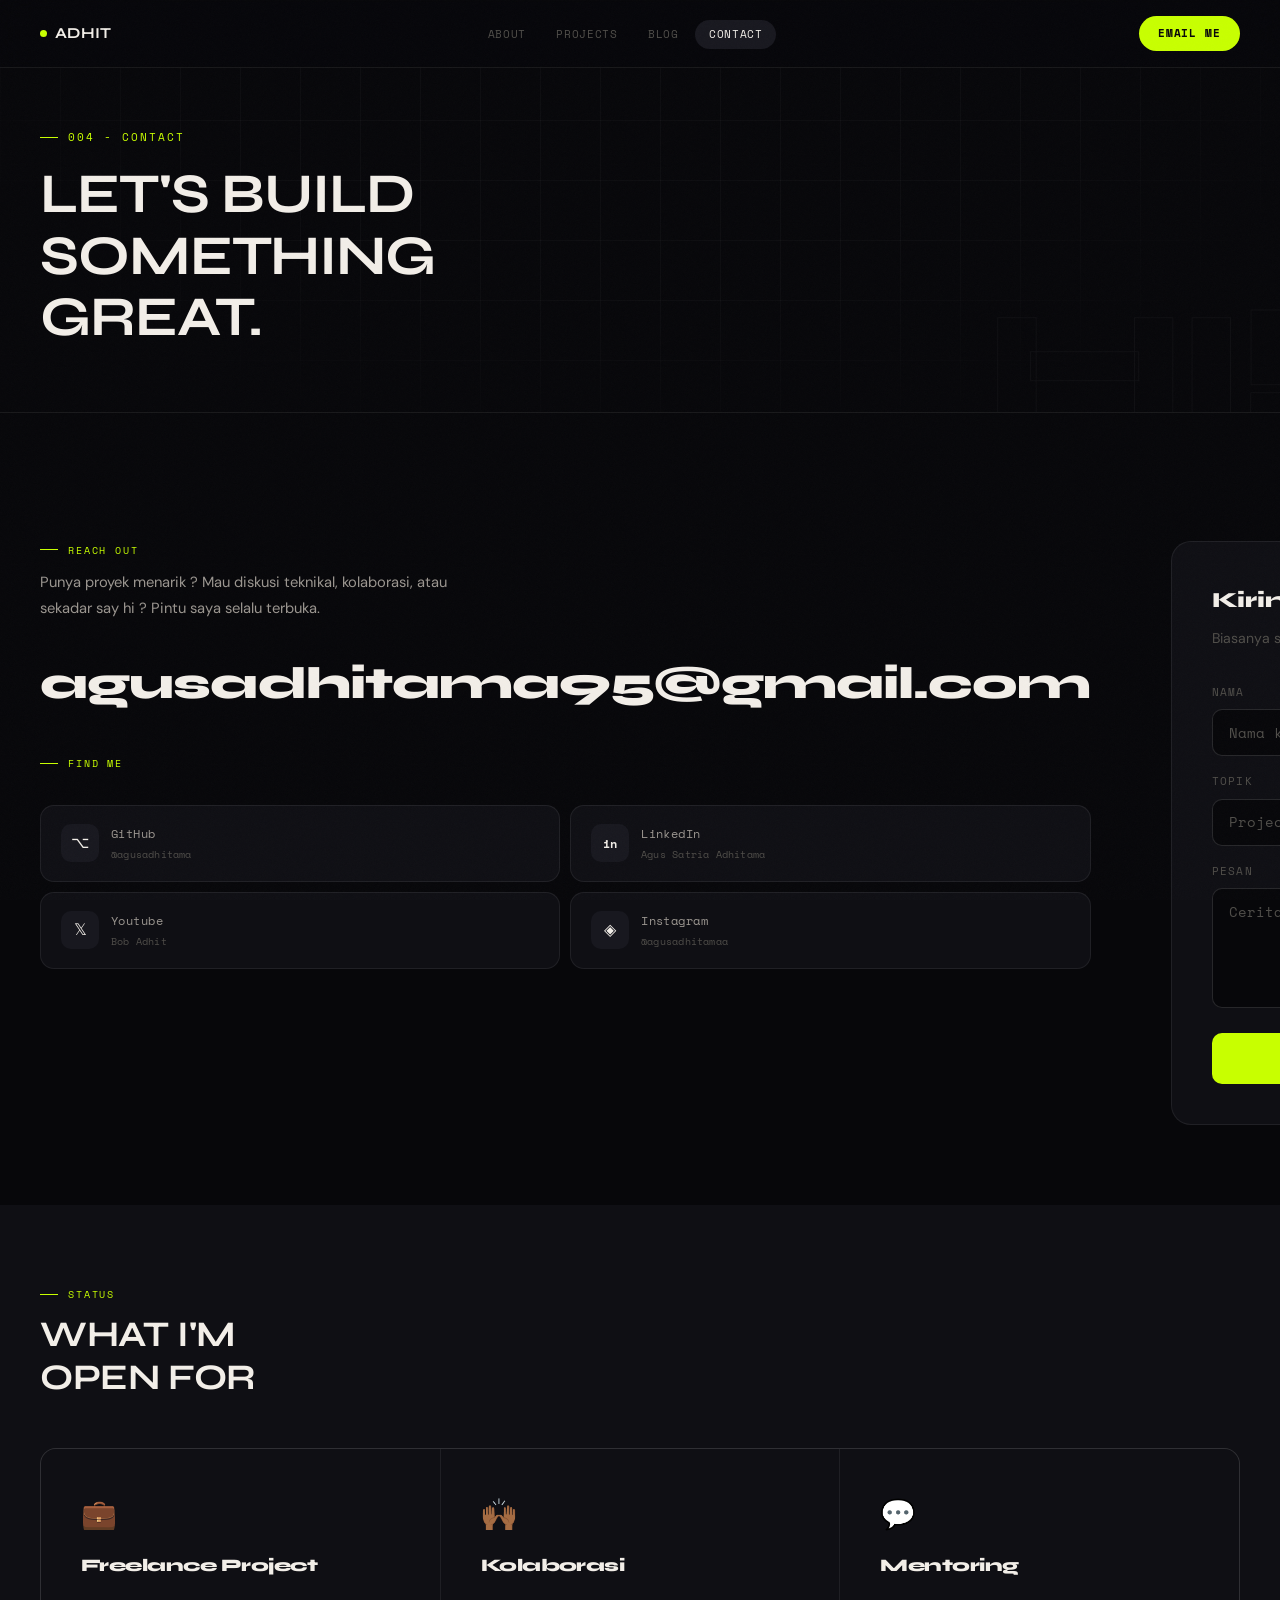
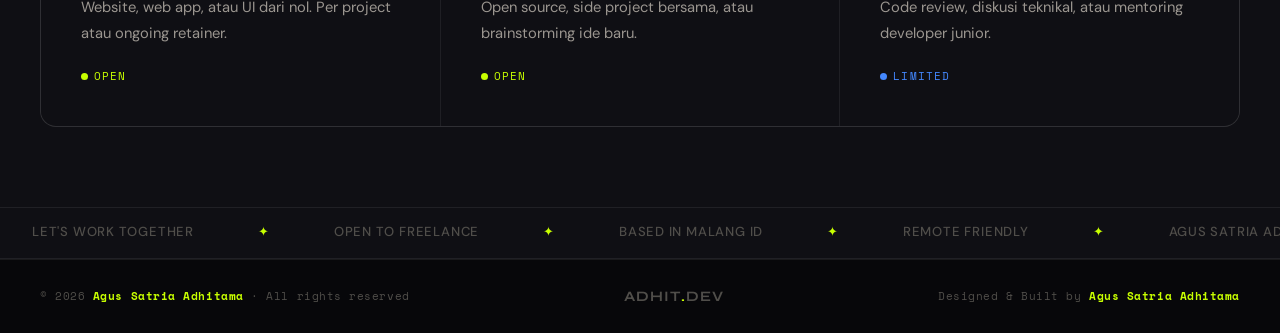
<file: contact.html>
<!DOCTYPE html>
<html lang="id">
<head>
<meta charset="UTF-8"/>
<meta name="viewport" content="width=device-width,initial-scale=1.0"/>
<title>Contact - Agus Satria Adhitama</title>
<link rel="stylesheet" href="style.css"/>
<style>
/* ── CONTACT LAYOUT ── */
.contact-layout {
  display: grid;
  grid-template-columns: 1fr 480px;
  gap: 5rem;
  align-items: start;
  margin-top: 3rem;
}

/* LEFT */
.contact-desc {
  color: var(--ink2); font-size: 1.05rem;
  max-width: 420px; margin-bottom: 2.5rem; line-height: 1.85;
}
.email-link {
  font-family: var(--fd);
  font-size: clamp(2rem, 5vw, 4rem);
  font-weight: 800;
  letter-spacing: -0.04em;
  line-height: 1; color: var(--ink);
  text-decoration: none;
  display: inline-block;
  position: relative;
  margin-bottom: 3rem;
  transition: color .3s;
}
.email-link::after {
  content: '';
  position: absolute; bottom: -4px; left: 0; right: 0;
  height: 2px; background: var(--lime);
  transform: scaleX(0); transform-origin: left;
  transition: transform .4s var(--ease);
}
.email-link:hover { color: var(--lime); }
.email-link:hover::after { transform: scaleX(1); }

/* SOCIAL CARDS */
.social-grid {
  display: grid; grid-template-columns: 1fr 1fr; gap: 0.6rem;
  margin-top: 2rem;
}
.soc-card {
  display: flex; align-items: center; gap: 12px;
  background: var(--bg2);
  border: 1px solid var(--border);
  border-radius: 14px;
  padding: 1.1rem 1.25rem;
  text-decoration: none; color: inherit;
  transition: border-color .2s, background .2s, transform .2s;
}
.soc-card:hover {
  border-color: var(--lime);
  background: rgba(200,255,0,0.04);
  transform: translateY(-3px);
}
.soc-icon {
  width: 38px; height: 38px;
  border-radius: 10px;
  background: var(--bg3);
  display: flex; align-items: center; justify-content: center;
  font-size: 1rem; flex-shrink: 0;
}
.soc-name {
  font-family: var(--fm); font-size: 0.75rem;
  color: var(--ink2); letter-spacing: 0.04em;
}
.soc-handle {
  font-family: var(--fm); font-size: 0.65rem;
  color: var(--ink3); letter-spacing: 0.02em; margin-top: 1px;
}

/* ── CONTACT FORM ── */
.contact-form {
  background: var(--bg2);
  border: 1px solid var(--border);
  border-radius: 20px;
  padding: 2.5rem;
  transition: border-color .3s;
}
.contact-form:hover { border-color: var(--border2); }
.form-title {
  font-family: var(--fd);
  font-size: 1.8rem; font-weight: 800;
  letter-spacing: -0.03em; margin-bottom: 0.4rem;
}
.form-sub { color: var(--ink3); font-size: 0.88rem; margin-bottom: 2rem; }
.form-row { display: grid; grid-template-columns: 1fr 1fr; gap: 0.75rem; }
.form-group { margin-bottom: 1rem; }
.form-label {
  display: block; font-family: var(--fm);
  font-size: 0.68rem; letter-spacing: 0.12em;
  text-transform: uppercase; color: var(--ink3); margin-bottom: 0.45rem;
}
.form-input, .form-textarea {
  width: 100%; font-family: var(--fm); font-size: 0.85rem;
  background: var(--bg); border: 1px solid var(--border2);
  color: var(--ink); padding: 0.8rem 1rem;
  border-radius: 10px; outline: none;
  transition: border-color .2s, box-shadow .2s;
  resize: none;
}
.form-input:focus, .form-textarea:focus {
  border-color: var(--lime);
  box-shadow: 0 0 0 3px rgba(200,255,0,0.08);
}
.form-input::placeholder, .form-textarea::placeholder { color: var(--ink3); }
.form-textarea { height: 120px; line-height: 1.6; }
.form-submit {
  width: 100%; font-family: var(--fm); font-size: 0.8rem;
  letter-spacing: 0.1em; text-transform: uppercase;
  background: var(--lime); color: var(--bg);
  border: none; padding: 1rem; border-radius: 10px;
  cursor: pointer; font-weight: 700; margin-top: 0.5rem;
  transition: transform .2s, box-shadow .2s;
  display: flex; align-items: center; justify-content: center; gap: 8px;
}
.form-submit:hover {
  transform: translateY(-2px);
  box-shadow: 0 12px 32px rgba(200,255,0,0.28);
}
.form-success {
  display: none; text-align: center; padding: 2.5rem 1rem;
}
.form-success.show { display: block; }
.fs-icon { font-size: 3rem; margin-bottom: 1rem; }
.fs-title {
  font-family: var(--fd);
  font-size: 2rem; font-weight: 800;
  letter-spacing: -0.03em; color: var(--lime); margin-bottom: 0.5rem;
}
.fs-sub { color: var(--ink3); }

/* ── AVAILABILITY ── */
#avail { background: var(--bg2); }
.avail-grid {
  display: grid; grid-template-columns: repeat(3,1fr);
  gap: 1px; background: var(--border);
  border: 1px solid var(--border);
  border-radius: 16px; overflow: hidden; margin-top: 3rem;
}
.avail-card {
  background: var(--bg2); padding: 2.5rem;
  display: flex; flex-direction: column; gap: 0.75rem;
  transition: background .2s;
}
.avail-card:hover { background: var(--bg3); }
.avail-icon { font-size: 1.8rem; }
.avail-title {
  font-family: var(--fd);
  font-size: 1.4rem; font-weight: 800; letter-spacing: -0.03em;
}
.avail-desc { color: var(--ink3); font-size: 0.88rem; line-height: 1.6; flex: 1; }
.status-dot-wrap {
  display: inline-flex; align-items: center; gap: 6px;
  font-family: var(--fm); font-size: 0.68rem;
  letter-spacing: 0.1em; text-transform: uppercase;
  margin-top: 0.5rem;
}
.sdot {
  width: 7px; height: 7px; border-radius: 50%;
  animation: pulse 2s ease-in-out infinite;
}
@keyframes pulse { 0%,100%{opacity:1;transform:scale(1)} 50%{opacity:.4;transform:scale(.7)} }
.s-open  .sdot { background: var(--lime); }
.s-open  { color: var(--lime); }
.s-lim   .sdot { background: var(--blue); }
.s-lim   { color: var(--blue); }
.s-off   .sdot { background: var(--red); }
.s-off   { color: var(--red); }

@media (max-width: 900px) {
  .contact-layout { grid-template-columns: 1fr; gap: 3rem; }
  .avail-grid { grid-template-columns: 1fr; }
  .form-row { grid-template-columns: 1fr; }
  .social-grid { grid-template-columns: 1fr; }
}

/* ── GLOBAL TYPOGRAPHY FIX ── */
.num-val    { font-size: 2.8rem !important; }
.num-label  { font-size: 0.72rem !important; }
.exp-co     { font-size: 1.25rem !important; letter-spacing: -0.01em !important; }
.proj-title { font-size: 1.3rem  !important; letter-spacing: -0.01em !important; }
.proj-n     { font-size: 1.8rem  !important; }
.pf-title   { font-size: 1.5rem  !important; letter-spacing: -0.01em !important; }
.photo-name { font-size: 1.15rem !important; }
.avail-title{ font-size: 1.1rem  !important; }
.nl-left h3 { font-size: 1.4rem  !important; letter-spacing: -0.01em !important; }
.form-title { font-size: 1.35rem !important; letter-spacing: -0.01em !important; }
.post-title { font-size: 1rem    !important; line-height: 1.4 !important; }
.post-hero .post-title { font-size: 1.4rem !important; }
.feat-badge, .featured-badge { font-size: 0.65rem !important; }
.email-link { font-size: clamp(1.6rem, 4vw, 2.8rem) !important; letter-spacing: -0.02em !important; }
.hn-title   { font-size: 1.1rem  !important; }
.hsc-title  { font-size: 1.5rem  !important; }
.pci-name   { font-size: 1.1rem  !important; }
.pci-role   { font-size: 0.62rem !important; }
.about-card-name { font-size: 1.1rem !important; }

/* body text readable */
.about-body p, .exp-desc, .proj-desc, .pf-desc, .post-excerpt,
.blog-excerpt, .avail-desc, .contact-desc, .nl-left p,
.num-desc, .fact-desc { 
  font-size: 0.92rem !important; 
  line-height: 1.8 !important;
  color: var(--ink2);
}

</style>
</head>
<body>

<div id="loader">
  <div class="loader-txt">Contact</div>
  <div class="loader-bar"><div class="loader-fill"></div></div>
</div>

<nav>
  <a href="index.html" class="nav-logo"><div class="nav-logo-dot"></div>ADHIT</a>
  <ul class="nav-links">
    <li><a href="about.html">About</a></li>
    <li><a href="projects.html">Projects</a></li>
    <li><a href="blog.html">Blog</a></li>
    <li><a href="contact.html">Contact</a></li>
  </ul>
  <a href="mailto:agusadhitama95.com" class="nav-cta">Email Me</a>
</nav>

<div class="page-hero">
  <div class="page-hero-grid"></div>
  <div class="page-hero-ghost">HI!</div>
  <div class="page-eyebrow">004 - Contact</div>
  <h1 class="page-title">LET'S BUILD<br>SOMETHING<br>GREAT.</h1>
</div>

<section>
  <div class="contact-layout">
    <!-- LEFT -->
    <div>
      <div class="sec-tag rv">Reach Out</div>
      <p class="contact-desc rv d1">Punya proyek menarik ? Mau diskusi teknikal, kolaborasi, atau sekadar say hi ? Pintu saya selalu terbuka.</p>
      <a href="mailto:agus@example.com" class="email-link rv d2">agusadhitama95@gmail.com</a>

      <div class="sec-tag rv">Find Me</div>
      <div class="social-grid rv d1">
        <a href="https://github.com/agusadhitama" target="_blank" class="soc-card">
          <div class="soc-icon">⌥</div>
          <div><div class="soc-name">GitHub</div><div class="soc-handle">@agusadhitama</div></div>
        </a>
        <a href="https://www.linkedin.com/in/agusadhitama/" target="_blank" class="soc-card">
          <div class="soc-icon" style="font-size:.75rem;font-weight:700;font-family:var(--fm)">in</div>
          <div><div class="soc-name">LinkedIn</div><div class="soc-handle">Agus Satria Adhitama</div></div>
        </a>
        <a href="https://www.youtube.com/@adhitdisitu" target="_blank" class="soc-card">
          <div class="soc-icon">𝕏</div>
          <div><div class="soc-name">Youtube</div><div class="soc-handle">Bob Adhit</div></div>
        </a>
        <a href="https://www.instagram.com/agusadhitamaa/" target="_blank" class="soc-card">
          <div class="soc-icon">◈</div>
          <div><div class="soc-name">Instagram</div><div class="soc-handle">@agusadhitamaa</div></div>
        </a>
      </div>
    </div>

    <!-- FORM -->
    <div class="contact-form rv">
      <div id="formBody">
        <h3 class="form-title">Kirim Pesan</h3>
        <p class="form-sub">Biasanya saya balas dalam 1–2 hari kerja.</p>
        <div class="form-row">
          <div class="form-group">
            <label class="form-label">Nama</label>
            <input type="text" class="form-input" placeholder="Nama kamu" id="fName"/>
          </div>
          <div class="form-group">
            <label class="form-label">Email</label>
            <input type="email" class="form-input" placeholder="email@kamu.com" id="fEmail"/>
          </div>
        </div>
        <div class="form-group">
          <label class="form-label">Topik</label>
          <input type="text" class="form-input" placeholder="Project, kolaborasi, diskusi..." id="fTopic"/>
        </div>
        <div class="form-group">
          <label class="form-label">Pesan</label>
          <textarea class="form-textarea" placeholder="Ceritakan lebih detail..." id="fMsg"></textarea>
        </div>
        <button class="form-submit" onclick="sendForm()">Kirim Pesan →</button>
      </div>
      <div class="form-success" id="formOk">
        <div class="fs-icon">✅</div>
        <h3 class="fs-title">Terkirim!</h3>
        <p class="fs-sub">Makasih sudah menghubungi saya.<br>Saya akan segera membalas!</p>
      </div>
    </div>
  </div>
</section>

<!-- AVAILABILITY -->
<section id="avail">
  <div class="sec-tag rv">Status</div>
  <h2 class="sec-h rv d1">WHAT I'M<br>OPEN FOR</h2>
  <div class="avail-grid rv">
    <div class="avail-card">
      <div class="avail-icon">💼</div>
      <div class="avail-title">Freelance Project</div>
      <p class="avail-desc">Website, web app, atau UI dari nol. Per project atau ongoing retainer.</p>
      <div class="status-dot-wrap s-open"><div class="sdot"></div>Open</div>
    </div>
    <div class="avail-card">
      <div class="avail-icon">🙌🏾</div>
      <div class="avail-title">Kolaborasi</div>
      <p class="avail-desc">Open source, side project bersama, atau brainstorming ide baru.</p>
      <div class="status-dot-wrap s-open"><div class="sdot"></div>Open</div>
    </div>
    <div class="avail-card">
      <div class="avail-icon">💬</div>
      <div class="avail-title">Mentoring</div>
      <p class="avail-desc">Code review, diskusi teknikal, atau mentoring developer junior.</p>
      <div class="status-dot-wrap s-lim"><div class="sdot"></div>Limited</div>
    </div>
  </div>
</section>

<div class="marquee-wrap">
  <div class="marquee-track">
    <span class="mq-item">Let's Work Together</span><span class="mq-item mq-sep"> ✦ </span>
    <span class="mq-item">Open to Freelance</span><span class="mq-item mq-sep"> ✦ </span>
    <span class="mq-item">Based in Malang ID</span><span class="mq-item mq-sep"> ✦ </span>
    <span class="mq-item">Remote Friendly</span><span class="mq-item mq-sep"> ✦ </span>
    <span class="mq-item">Agus Satria Adhitama</span><span class="mq-item mq-sep"> ✦ </span>
    <span class="mq-item">Let's Work Together</span><span class="mq-item mq-sep"> ✦ </span>
    <span class="mq-item">Open to Freelance</span><span class="mq-item mq-sep"> ✦ </span>
    <span class="mq-item">Based in Malang ID</span><span class="mq-item mq-sep"> ✦ </span>
    <span class="mq-item">Remote Friendly</span><span class="mq-item mq-sep"> ✦ </span>
    <span class="mq-item">Agus Satria Adhitama</span><span class="mq-item mq-sep"> ✦ </span>
  </div>
</div>

<footer>
  <div class="footer-copy">© 2026 <strong>Agus Satria Adhitama</strong> · All rights reserved</div>
  <div class="footer-brand">ADHIT<span>.</span>DEV</div>
  <div class="footer-copy">Designed &amp; Built by <strong>Agus Satria Adhitama</strong></div>
</footer>

<script src="main.js"></script>
<script>
function sendForm() {
  const n = document.getElementById('fName').value.trim();
  const e = document.getElementById('fEmail').value.trim();
  const m = document.getElementById('fMsg').value.trim();
  if (!n || !e || !m) { alert('Mohon isi nama, email, dan pesan.'); return; }
  if (!e.includes('@')) { alert('Email tidak valid.'); return; }
  document.getElementById('formBody').style.display = 'none';
  document.getElementById('formOk').classList.add('show');
}
</script>
</body>
</html>
</file>
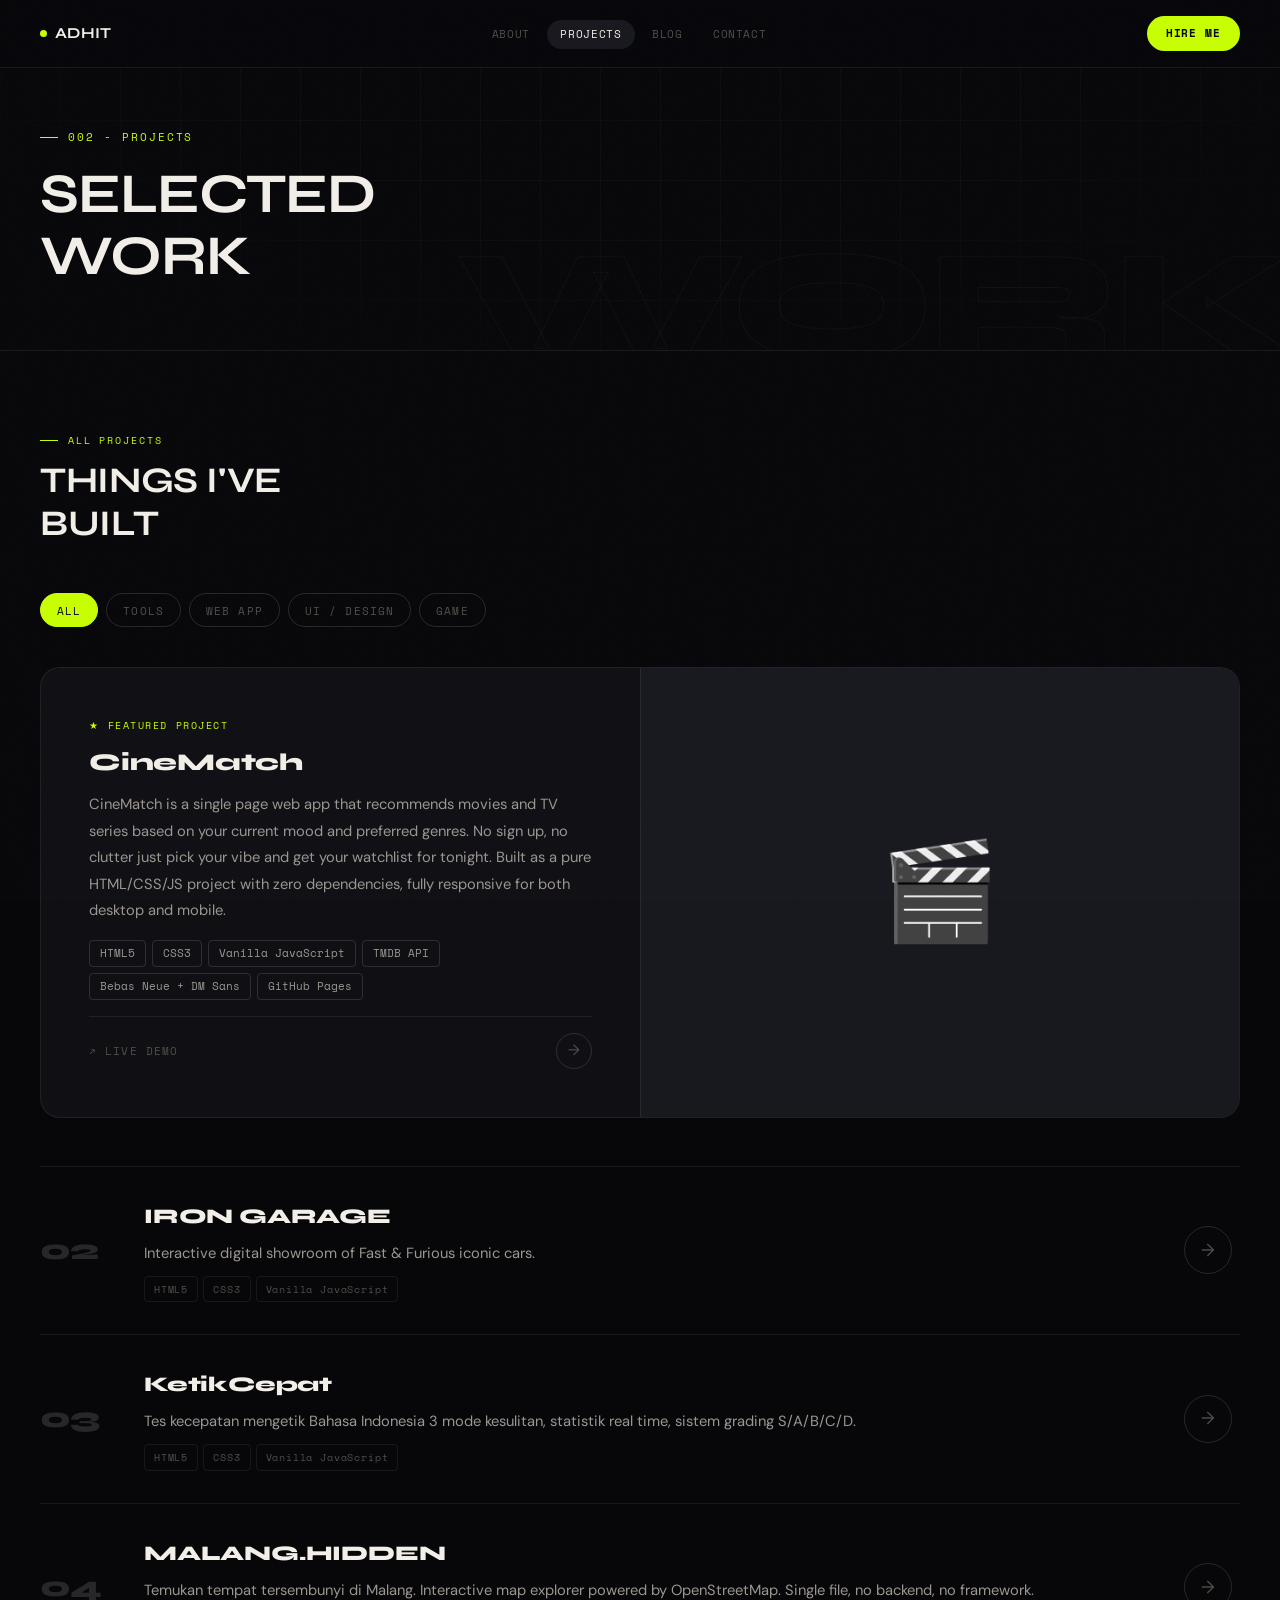
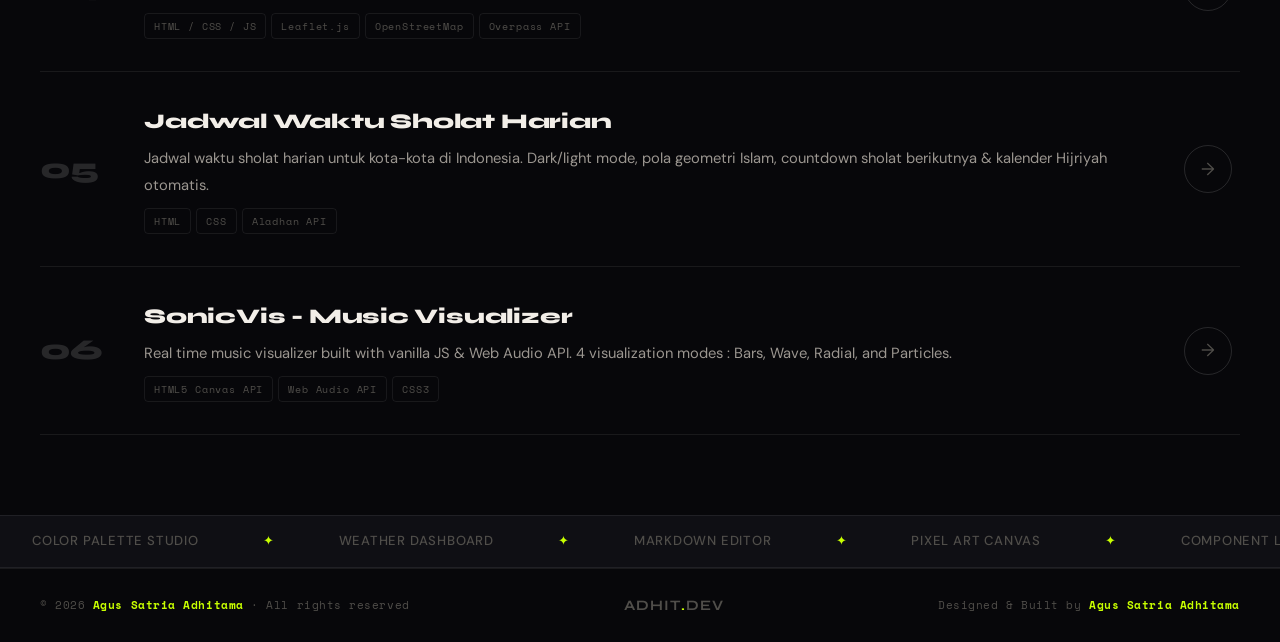
<file: projects.html>
<!DOCTYPE html>
<html lang="id">
<head>
<meta charset="UTF-8"/>
<meta name="viewport" content="width=device-width,initial-scale=1.0"/>
<title>Projects - Agus Satria Adhitama</title>
<link rel="stylesheet" href="style.css"/>
<style>
/* ── FILTER ── */
.filter-row {
  display: flex; gap: 0.5rem; flex-wrap: wrap;
  margin-top: 3rem; margin-bottom: 2.5rem;
}
.fbtn {
  font-family: var(--fm);
  font-size: 0.7rem;
  letter-spacing: 0.1em;
  text-transform: uppercase;
  padding: 0.45rem 1rem;
  border-radius: 999px;
  border: 1px solid var(--border2);
  background: transparent;
  color: var(--ink3);
  cursor: pointer;
  transition: all .2s;
}
.fbtn:hover, .fbtn.on {
  background: var(--lime);
  color: var(--bg);
  border-color: var(--lime);
}

/* ── PROJECT LIST ── */
.proj-list { display: flex; flex-direction: column; }
.proj-item {
  display: grid;
  grid-template-columns: 72px 1fr 56px;
  align-items: center;
  gap: 2rem;
  padding: 2rem 0;
  border-bottom: 1px solid var(--border);
  text-decoration: none; color: inherit;
  position: relative;
  transition: padding-left .3s var(--ease);
}
.proj-item:first-child { border-top: 1px solid var(--border); }
.proj-item::before {
  content: '';
  position: absolute; left: 0; top: 50%;
  transform: translateY(-50%);
  height: 2px; width: 0;
  background: var(--lime);
  transition: width .3s var(--ease);
}
.proj-item:hover { padding-left: 1.25rem; }
.proj-item:hover::before { width: 0.75rem; }

.proj-n {
  font-family: var(--fd);
  font-size: 2.5rem;
  font-weight: 800;
  color: var(--border2);
  line-height: 1;
  letter-spacing: -0.04em;
  transition: color .3s;
}
.proj-item:hover .proj-n { color: var(--lime); }

.proj-main {}
.proj-title {
  font-family: var(--fd);
  font-size: 1.75rem;
  font-weight: 800;
  letter-spacing: -0.03em;
  margin-bottom: 0.3rem;
  transition: color .3s;
}
.proj-item:hover .proj-title { color: var(--lime); }
.proj-desc { color: var(--ink3); font-size: 0.88rem; margin-bottom: 0.6rem; }
.proj-tags { display: flex; flex-wrap: wrap; gap: 5px; }
.proj-tag {
  font-family: var(--fm);
  font-size: 0.65rem;
  letter-spacing: 0.08em;
  padding: 3px 9px;
  border-radius: 4px;
  border: 1px solid var(--border);
  color: var(--ink3);
  transition: border-color .2s, color .2s;
}
.proj-item:hover .proj-tag { border-color: rgba(200,255,0,0.2); color: var(--ink2); }

.proj-arr {
  width: 48px; height: 48px;
  border-radius: 50%;
  border: 1px solid var(--border2);
  display: flex; align-items: center; justify-content: center;
  color: var(--ink3); font-size: 1.1rem;
  transition: all .3s var(--ease);
  flex-shrink: 0;
}
.proj-item:hover .proj-arr {
  background: var(--lime);
  border-color: var(--lime);
  color: var(--bg);
  transform: rotate(45deg);
}

/* ── FEATURED ── */
.proj-feat {
  background: var(--bg2);
  border: 1px solid var(--border);
  border-radius: 20px;
  overflow: hidden;
  display: grid;
  grid-template-columns: 1fr 1fr;
  margin-bottom: 3rem;
  text-decoration: none; color: inherit;
  transition: border-color .3s;
}
.proj-feat:hover { border-color: var(--lime); }
.pf-content { padding: 3rem; display: flex; flex-direction: column; gap: 1rem; }
.pf-label {
  font-family: var(--fm); font-size: 0.65rem;
  color: var(--lime); letter-spacing: 0.15em;
  text-transform: uppercase;
  display: flex; align-items: center; gap: 8px;
}
.pf-label::before { content: '★'; }
.pf-title {
  font-family: var(--fd);
  font-size: 2.2rem; font-weight: 800;
  letter-spacing: -0.04em; line-height: 1.05;
  transition: color .2s;
}
.proj-feat:hover .pf-title { color: var(--lime); }
.pf-desc { color: var(--ink2); font-size: 0.95rem; line-height: 1.7; flex: 1; }
.pf-tags { display: flex; flex-wrap: wrap; gap: 6px; }
.pf-tag {
  font-family: var(--fm); font-size: 0.68rem;
  padding: 3px 10px; border-radius: 4px;
  border: 1px solid var(--border2); color: var(--ink2);
}
.pf-visual {
  background: var(--bg3);
  display: flex; align-items: center; justify-content: center;
  font-size: 6rem;
  border-left: 1px solid var(--border);
  transition: border-color .3s;
}
.proj-feat:hover .pf-visual { border-color: var(--lime); }
.pf-footer {
  display: flex; align-items: center; justify-content: space-between;
  padding-top: 1rem; border-top: 1px solid var(--border); margin-top: auto;
}
.pf-link { font-family: var(--fm); font-size: 0.7rem; color: var(--ink3); letter-spacing: 0.1em; text-transform: uppercase; }
.pf-arr {
  width: 36px; height: 36px; border-radius: 50%;
  border: 1px solid var(--border2);
  display: flex; align-items: center; justify-content: center;
  color: var(--ink3); font-size: 0.95rem;
  transition: all .25s;
}
.proj-feat:hover .pf-arr { background: var(--lime); border-color: var(--lime); color: var(--bg); transform: rotate(45deg); }

@media (max-width: 768px) {
  .proj-feat { grid-template-columns: 1fr; }
  .pf-visual { display: none; }
  .proj-item { grid-template-columns: 56px 1fr 44px; gap: 1rem; }
}

/* ── GLOBAL TYPOGRAPHY FIX ── */
.num-val    { font-size: 2.8rem !important; }
.num-label  { font-size: 0.72rem !important; }
.exp-co     { font-size: 1.25rem !important; letter-spacing: -0.01em !important; }
.proj-title { font-size: 1.3rem  !important; letter-spacing: -0.01em !important; }
.proj-n     { font-size: 1.8rem  !important; }
.pf-title   { font-size: 1.5rem  !important; letter-spacing: -0.01em !important; }
.photo-name { font-size: 1.15rem !important; }
.avail-title{ font-size: 1.1rem  !important; }
.nl-left h3 { font-size: 1.4rem  !important; letter-spacing: -0.01em !important; }
.form-title { font-size: 1.35rem !important; letter-spacing: -0.01em !important; }
.post-title { font-size: 1rem    !important; line-height: 1.4 !important; }
.post-hero .post-title { font-size: 1.4rem !important; }
.feat-badge, .featured-badge { font-size: 0.65rem !important; }
.email-link { font-size: clamp(1.6rem, 4vw, 2.8rem) !important; letter-spacing: -0.02em !important; }
.hn-title   { font-size: 1.1rem  !important; }
.hsc-title  { font-size: 1.5rem  !important; }
.pci-name   { font-size: 1.1rem  !important; }
.pci-role   { font-size: 0.62rem !important; }
.about-card-name { font-size: 1.1rem !important; }

/* body text readable */
.about-body p, .exp-desc, .proj-desc, .pf-desc, .post-excerpt,
.blog-excerpt, .avail-desc, .contact-desc, .nl-left p,
.num-desc, .fact-desc { 
  font-size: 0.92rem !important; 
  line-height: 1.8 !important;
  color: var(--ink2);
}

</style>
</head>
<body>

<div id="loader">
  <div class="loader-txt">Projects</div>
  <div class="loader-bar"><div class="loader-fill"></div></div>
</div>

<nav>
  <a href="index.html" class="nav-logo"><div class="nav-logo-dot"></div>ADHIT</a>
  <ul class="nav-links">
    <li><a href="about.html">About</a></li>
    <li><a href="projects.html">Projects</a></li>
    <li><a href="blog.html">Blog</a></li>
    <li><a href="contact.html">Contact</a></li>
  </ul>
  <a href="contact.html" class="nav-cta">Hire Me</a>
</nav>

<div class="page-hero">
  <div class="page-hero-grid"></div>
  <div class="page-hero-ghost">WORK</div>
  <div class="page-eyebrow">002 - Projects</div>
  <h1 class="page-title">SELECTED<br>WORK</h1>
</div>

<section>
  <div class="sec-tag rv">All Projects</div>
  <h2 class="sec-h rv d1">THINGS I'VE<br>BUILT</h2>

  <div class="filter-row rv d2">
    <button class="fbtn on" onclick="filterP('all',this)">All</button>
    <button class="fbtn" onclick="filterP('tools',this)">Tools</button>
    <button class="fbtn" onclick="filterP('app',this)">Web App</button>
    <button class="fbtn" onclick="filterP('ui',this)">UI / Design</button>
    <button class="fbtn" onclick="filterP('game',this)">Game</button>
  </div>

  <!-- FEATURED -->
  <a href="#" class="proj-feat rv" data-cat="tools">
    <div class="pf-content">
      <div class="pf-label">Featured Project</div>
      <h3 class="pf-title">CineMatch</h3>
      <p class="pf-desc">CineMatch is a single page web app that recommends movies and TV series based on your current mood and preferred genres. No sign up, no clutter just pick your vibe and get your watchlist for tonight.
                        Built as a pure HTML/CSS/JS project with zero dependencies, fully responsive for both desktop and mobile.</p>
      <div class="pf-tags">
        <span class="pf-tag">HTML5</span>
        <span class="pf-tag">CSS3</span>
        <span class="pf-tag">Vanilla JavaScript</span>
        <span class="pf-tag">TMDB API</span>
        <span class="pf-tag">Bebas Neue + DM Sans</span>
        <span class="pf-tag">GitHub Pages</span>
      </div>
      <div class="pf-footer">
        <span class="pf-link">↗ Live Demo</span>
        <div class="pf-arr">→</div>
      </div>
    </div>
    <div class="pf-visual">🎬</div>
  </a>

  <!-- LIST -->
  <div class="proj-list" id="projList">
    <a href="#" class="proj-item rv" data-cat="app">
      <div class="proj-n">02</div>
      <div class="proj-main">
        <h3 class="proj-title">IRON GARAGE</h3>
        <p class="proj-desc">Interactive digital showroom of Fast & Furious iconic cars.</p>
        <div class="proj-tags">
          <span class="proj-tag">HTML5</span><span class="proj-tag">CSS3</span><span class="proj-tag">Vanilla JavaScript</span>
        </div>
      </div>
      <div class="proj-arr">→</div>
    </a>
    <a href="#" class="proj-item rv" data-cat="tools">
      <div class="proj-n">03</div>
      <div class="proj-main">
        <h3 class="proj-title">KetikCepat</h3>
        <p class="proj-desc">Tes kecepatan mengetik Bahasa Indonesia 3 mode kesulitan, statistik real time, sistem grading S/A/B/C/D.</p>
        <div class="proj-tags">
          <span class="proj-tag">HTML5</span><span class="proj-tag">CSS3</span><span class="proj-tag">Vanilla JavaScript</span>
        </div>
      </div>
      <div class="proj-arr">→</div>
    </a>
    <a href="#" class="proj-item rv" data-cat="game">
      <div class="proj-n">04</div>
      <div class="proj-main">
        <h3 class="proj-title">MALANG.HIDDEN</h3>
        <p class="proj-desc">Temukan tempat tersembunyi di Malang. Interactive map explorer powered by OpenStreetMap. Single file, no backend, no framework.</p>
        <div class="proj-tags">
          <span class="proj-tag">HTML / CSS / JS</span><span class="proj-tag">Leaflet.js</span><span class="proj-tag">OpenStreetMap</span><span class="proj-tag">Overpass API</span>
        </div>
      </div>
      <div class="proj-arr">→</div>
    </a>
    <a href="#" class="proj-item rv" data-cat="ui">
      <div class="proj-n">05</div>
      <div class="proj-main">
        <h3 class="proj-title">Jadwal Waktu Sholat Harian</h3>
        <p class="proj-desc">Jadwal waktu sholat harian untuk kota-kota di Indonesia. Dark/light mode, pola geometri Islam, countdown sholat berikutnya & kalender Hijriyah otomatis.</p>
        <div class="proj-tags">
          <span class="proj-tag">HTML</span><span class="proj-tag">CSS</span><span class="proj-tag">Aladhan API</span>
        </div>
      </div>
      <div class="proj-arr">→</div>
    </a>
    <a href="#" class="proj-item rv" data-cat="app">
      <div class="proj-n">06</div>
      <div class="proj-main">
        <h3 class="proj-title">SonicVis - Music Visualizer</h3>
        <p class="proj-desc">Real time music visualizer built with vanilla JS & Web Audio API. 4 visualization modes : Bars, Wave, Radial, and Particles.</p>
        <div class="proj-tags">
          <span class="proj-tag">HTML5 Canvas API</span><span class="proj-tag">Web Audio API</span><span class="proj-tag">CSS3</span>
        </div>
      </div>
      <div class="proj-arr">→</div>
    </a>
  </div>
</section>

<div class="marquee-wrap">
  <div class="marquee-track">
    <span class="mq-item">Color Palette Studio</span><span class="mq-item mq-sep"> ✦ </span>
    <span class="mq-item">Weather Dashboard</span><span class="mq-item mq-sep"> ✦ </span>
    <span class="mq-item">Markdown Editor</span><span class="mq-item mq-sep"> ✦ </span>
    <span class="mq-item">Pixel Art Canvas</span><span class="mq-item mq-sep"> ✦ </span>
    <span class="mq-item">Component Library</span><span class="mq-item mq-sep"> ✦ </span>
    <span class="mq-item">Color Palette Studio</span><span class="mq-item mq-sep"> ✦ </span>
    <span class="mq-item">Weather Dashboard</span><span class="mq-item mq-sep"> ✦ </span>
    <span class="mq-item">Markdown Editor</span><span class="mq-item mq-sep"> ✦ </span>
    <span class="mq-item">Pixel Art Canvas</span><span class="mq-item mq-sep"> ✦ </span>
    <span class="mq-item">Component Library</span><span class="mq-item mq-sep"> ✦ </span>
  </div>
</div>

<footer>
  <div class="footer-copy">© 2026 <strong>Agus Satria Adhitama</strong> · All rights reserved</div>
  <div class="footer-brand">ADHIT<span>.</span>DEV</div>
  <div class="footer-copy">Designed &amp; Built by <strong>Agus Satria Adhitama</strong></div>
</footer>

<script src="main.js"></script>
<script>
function filterP(cat, btn) {
  document.querySelectorAll('.fbtn').forEach(b => b.classList.remove('on'));
  btn.classList.add('on');
  const feat = document.querySelector('.proj-feat');
  if (feat) feat.style.display = (cat === 'all' || feat.dataset.cat === cat) ? '' : 'none';
  document.querySelectorAll('.proj-item').forEach(el => {
    el.style.display = (cat === 'all' || el.dataset.cat === cat) ? '' : 'none';
  });
}
</script>
</body>
</html>
</file>
<file: style.css>
@import url('https://fonts.googleapis.com/css2?family=Syne:wght@400;600;700;800&family=DM+Sans:ital,wght@0,300;0,400;0,500;1,400&family=Space+Mono:wght@400;700&display=swap');

*, *::before, *::after { box-sizing: border-box; margin: 0; padding: 0; }

:root {
  --bg:      #07070a;
  --bg2:     #0f0f14;
  --bg3:     #18181f;
  --border:  rgba(255,255,255,0.07);
  --border2: rgba(255,255,255,0.13);
  --ink:     #f2eee8;
  --ink2:    #9b9690;
  --ink3:    #504e4a;
  --lime:    #c8ff00;
  --red:     #ff3b3b;
  --blue:    #4488ff;
  --purple:  #b06bff;
  --orange:  #ff7a2f;
  --fd:      'Syne', sans-serif;
  --fb:      'DM Sans', sans-serif;
  --fm:      'Space Mono', monospace;
  --ease:    cubic-bezier(0.16, 1, 0.3, 1);
}

html { scroll-behavior: smooth; }

body {
  background: var(--bg);
  color: var(--ink);
  font-family: var(--fb);
  font-size: 16px;
  line-height: 1.75;
  overflow-x: hidden;
}

/* GRAIN */
body::after {
  content: '';
  position: fixed; inset: 0; z-index: 9999; pointer-events: none;
  opacity: 0.025;
  background-image: url("data:image/svg+xml,%3Csvg viewBox='0 0 512 512' xmlns='http://www.w3.org/2000/svg'%3E%3Cfilter id='g'%3E%3CfeTurbulence type='fractalNoise' baseFrequency='0.75' numOctaves='4' stitchTiles='stitch'/%3E%3C/filter%3E%3Crect width='100%25' height='100%25' filter='url(%23g)'/%3E%3C/svg%3E");
  background-size: 200px;
}

/* ── NAV ── */
nav {
  position: fixed; top: 0; left: 0; right: 0; z-index: 500;
  display: flex; align-items: center; justify-content: space-between;
  padding: 1rem 2.5rem;
  background: rgba(7,7,10,0.8);
  backdrop-filter: blur(20px) saturate(1.4);
  border-bottom: 1px solid var(--border);
}
.nav-logo {
  font-family: var(--fd);
  font-size: 0.95rem;
  font-weight: 700;
  letter-spacing: 0.02em;
  text-decoration: none;
  color: var(--ink);
  display: flex; align-items: center; gap: 8px;
  transition: opacity .2s;
}
.nav-logo:hover { opacity: 0.65; }
.nav-logo-dot {
  width: 7px; height: 7px;
  background: var(--lime); border-radius: 50%;
  animation: blink 2s ease-in-out infinite;
}
@keyframes blink { 0%,100%{opacity:1} 50%{opacity:.25} }

.nav-links { display: flex; gap: 0.2rem; list-style: none; }
.nav-links a {
  font-family: var(--fm);
  font-size: 0.68rem;
  letter-spacing: 0.06em;
  text-transform: uppercase;
  color: var(--ink3);
  text-decoration: none;
  padding: 0.4rem 0.85rem;
  border-radius: 999px;
  transition: color .2s, background .2s;
}
.nav-links a:hover, .nav-links a.active { color: var(--ink); background: var(--bg3); }

.nav-cta {
  font-family: var(--fm);
  font-size: 0.68rem;
  letter-spacing: 0.08em;
  text-transform: uppercase;
  color: var(--bg);
  background: var(--lime);
  padding: 0.5rem 1.2rem;
  border-radius: 999px;
  text-decoration: none;
  font-weight: 700;
  transition: transform .2s, box-shadow .2s;
}
.nav-cta:hover { transform: translateY(-1px); box-shadow: 0 6px 20px rgba(200,255,0,0.3); }

/* ── PAGE HERO (inner pages) ── */
.page-hero {
  padding: 8rem 2.5rem 4rem;
  position: relative; overflow: hidden;
  border-bottom: 1px solid var(--border);
}
.page-hero-grid {
  position: absolute; inset: 0; pointer-events: none;
  background-image:
    linear-gradient(rgba(255,255,255,0.028) 1px, transparent 1px),
    linear-gradient(90deg, rgba(255,255,255,0.028) 1px, transparent 1px);
  background-size: 60px 60px;
  mask-image: radial-gradient(ellipse at 50% 0%, black 50%, transparent 85%);
}
.page-hero-ghost {
  position: absolute; bottom: -2rem; right: -1rem;
  font-family: var(--fd);
  font-size: clamp(5rem, 12vw, 11rem); /* dikurangi dari 18rem */
  font-weight: 800;
  color: transparent;
  -webkit-text-stroke: 1px rgba(255,255,255,0.04);
  line-height: 1; pointer-events: none; user-select: none;
  letter-spacing: -0.03em;
}
.page-eyebrow {
  font-family: var(--fm);
  font-size: 0.68rem;
  color: var(--lime);
  letter-spacing: 0.18em;
  text-transform: uppercase;
  display: flex; align-items: center; gap: 10px;
  margin-bottom: 1rem;
}
.page-eyebrow::before { content: ''; width: 18px; height: 1px; background: var(--lime); }

/* PAGE TITLE - ukuran wajar */
.page-title {
  font-family: var(--fd);
  font-size: clamp(2rem, 5vw, 3.5rem); /* dikurangi drastis dari 8rem */
  font-weight: 700;
  line-height: 1.1;
  letter-spacing: -0.02em;
  position: relative; z-index: 1;
}

/* ── SECTION ── */
section { padding: 5rem 2.5rem; }

.sec-tag {
  font-family: var(--fm);
  font-size: 0.65rem;
  letter-spacing: 0.18em;
  text-transform: uppercase;
  color: var(--lime);
  display: flex; align-items: center; gap: 10px;
  margin-bottom: 0.6rem;
}
.sec-tag::before { content: ''; width: 18px; height: 1px; background: var(--lime); }

/* SECTION HEADING - ukuran nyaman */
.sec-h {
  font-family: var(--fd);
  font-size: clamp(1.5rem, 3vw, 2.25rem); /* dikurangi dari 4.5rem */
  font-weight: 700;
  line-height: 1.2;
  letter-spacing: -0.01em;
  margin-bottom: 0.25rem;
}

/* ── BUTTONS ── */
.btn {
  display: inline-flex; align-items: center; gap: 8px;
  font-family: var(--fm);
  font-size: 0.72rem;
  letter-spacing: 0.08em;
  text-transform: uppercase;
  padding: 0.8rem 1.75rem;
  text-decoration: none; border-radius: 999px;
  transition: all .25s var(--ease);
  border: 1px solid transparent;
  white-space: nowrap;
}
.btn-lime { background: var(--lime); color: var(--bg); font-weight: 700; }
.btn-lime:hover { transform: translateY(-2px); box-shadow: 0 10px 28px rgba(200,255,0,0.28); }
.btn-outline { border-color: var(--border2); color: var(--ink2); }
.btn-outline:hover { border-color: var(--ink2); color: var(--ink); background: rgba(255,255,255,0.04); }

/* ── MARQUEE ── */
.marquee-wrap {
  overflow: hidden;
  border-top: 1px solid var(--border); border-bottom: 1px solid var(--border);
  background: var(--bg2); padding: 0.85rem 0;
}
.marquee-track {
  display: flex; width: max-content;
  animation: mq 28s linear infinite;
}
.marquee-track:hover { animation-play-state: paused; }
.mq-item {
  font-family: var(--fb); /* pakai body font, bukan display */
  font-size: 0.82rem;
  font-weight: 500;
  letter-spacing: 0.06em;
  text-transform: uppercase;
  color: var(--ink3);
  padding: 0 2rem;
  white-space: nowrap;
  transition: color .2s;
}
.mq-item:hover { color: var(--lime); }
.mq-sep { color: var(--lime); }
@keyframes mq { 0%{transform:translateX(0)} 100%{transform:translateX(-50%)} }

/* ── FOOTER ── */
footer {
  background: var(--bg);
  border-top: 1px solid var(--border);
  padding: 1.5rem 2.5rem;
  display: flex; align-items: center; justify-content: space-between;
  flex-wrap: wrap; gap: 1rem;
}
.footer-copy { font-family: var(--fm); font-size: 0.68rem; color: var(--ink3); letter-spacing: 0.05em; }
.footer-copy strong { color: var(--lime); }
.footer-brand { font-family: var(--fd); font-size: 0.9rem; font-weight: 700; letter-spacing: 0.08em; color: var(--ink3); }
.footer-brand span { color: var(--lime); }

/* ── REVEAL ── */
.rv { opacity: 0; transform: translateY(24px); transition: opacity .7s var(--ease), transform .7s var(--ease); }
.rv.in { opacity: 1; transform: translateY(0); }
.rv.d1 { transition-delay: .08s; }
.rv.d2 { transition-delay: .16s; }
.rv.d3 { transition-delay: .24s; }
.rv.d4 { transition-delay: .32s; }

/* ── LOADER ── */
#loader {
  position: fixed; inset: 0; z-index: 9000;
  background: var(--bg);
  display: flex; flex-direction: column;
  align-items: center; justify-content: center; gap: 1.5rem;
  transition: opacity .5s ease, visibility .5s ease;
}
#loader.out { opacity: 0; visibility: hidden; }
.loader-txt {
  font-family: var(--fd); font-size: 1rem; font-weight: 700;
  letter-spacing: 0.35em; color: var(--ink3); text-transform: uppercase;
}
.loader-bar { width: 140px; height: 1px; background: var(--border2); overflow: hidden; }
.loader-fill { height: 100%; background: var(--lime); animation: lf 1s var(--ease) forwards; width: 0; }
@keyframes lf { to { width: 100%; } }

/* ── RIPPLE ── */
@keyframes ripple-anim { to { transform: scale(1); opacity: 0; } }

/* ── RESPONSIVE ── */
@media (max-width: 768px) {
  nav { padding: 0.9rem 1.25rem; }
  .nav-links { display: none; }
  section { padding: 3.5rem 1.25rem; }
  .page-hero { padding: 6.5rem 1.25rem 3rem; }
  .page-title { font-size: clamp(1.6rem, 6vw, 2.5rem); }
  footer { flex-direction: column; align-items: flex-start; gap: 0.5rem; }
}
</file>
